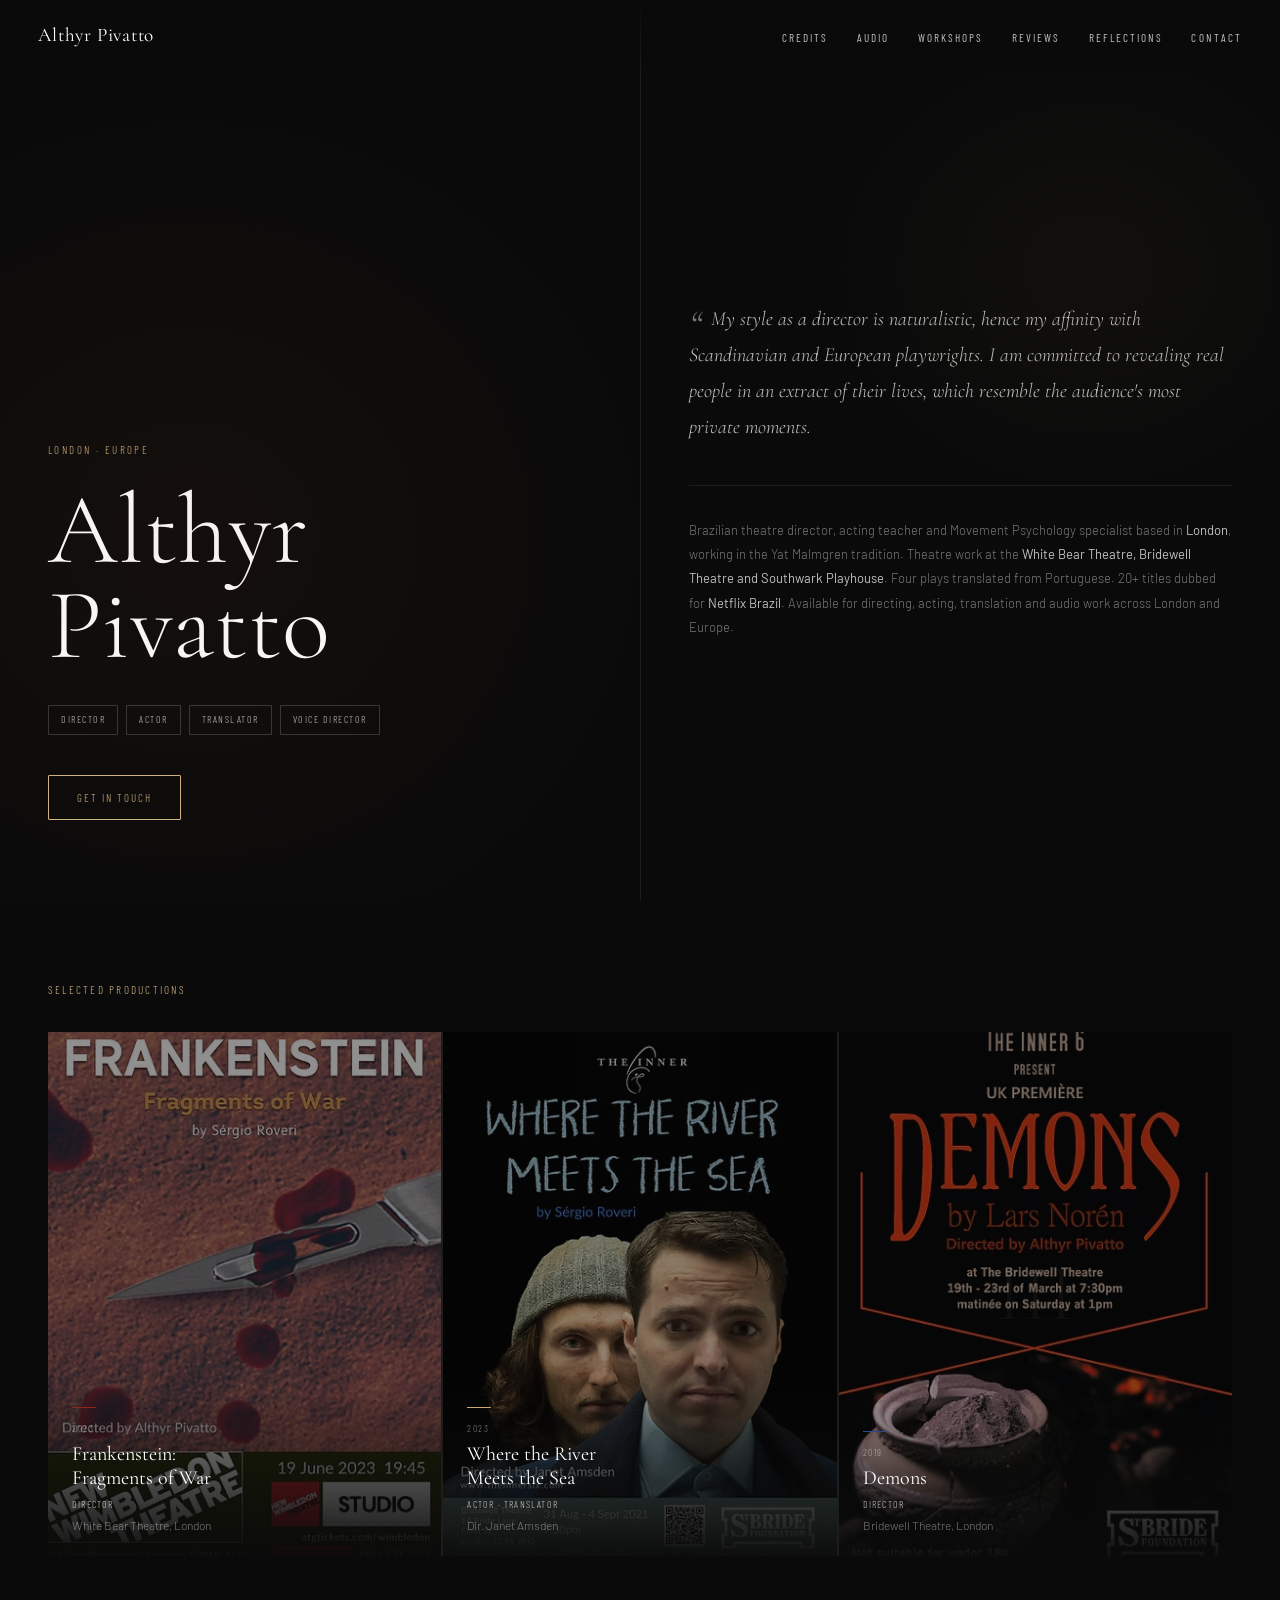
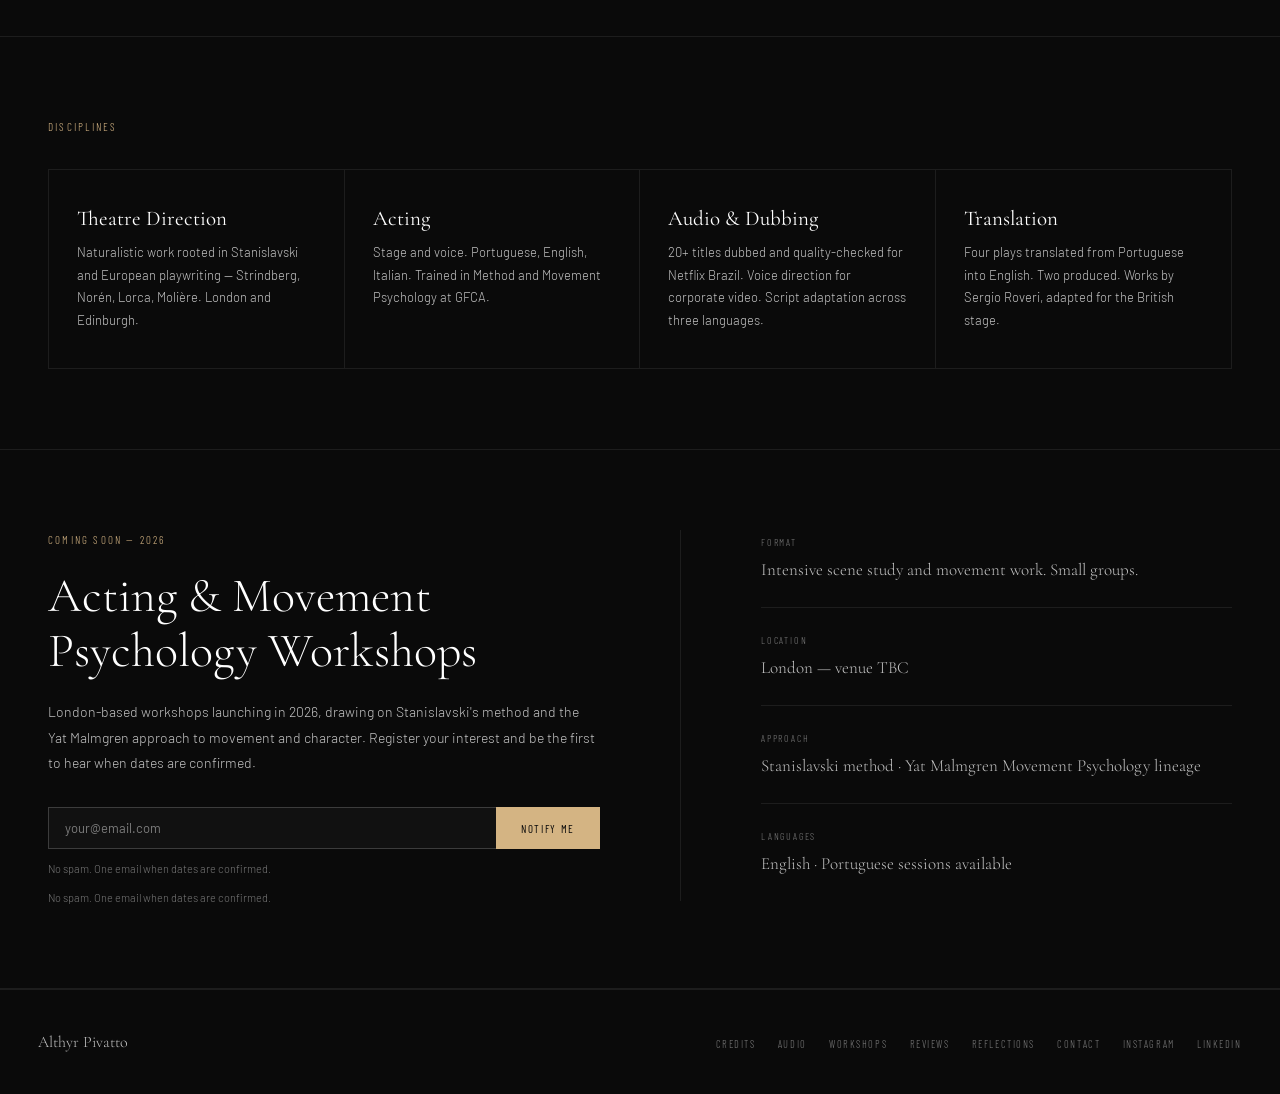
<file: index.html>
<!DOCTYPE html>
<html lang="en">
<head>
  <meta charset="UTF-8">
  <meta name="viewport" content="width=device-width, initial-scale=1.0">
  <title>Althyr Pivatto — Director · Actor · Translator</title>
  <meta name="description" content="Althyr Pivatto is a London-based theatre director, acting teacher and Movement Psychology specialist working in the Yat Malmgren tradition. Available for directing, acting, translation and audio work across London and Europe.">
  <link rel="stylesheet" href="style.css">
  <style>
    .hero {
      min-height: 100vh;
      display: grid;
      grid-template-columns: 1fr 1fr;
      position: relative;
      overflow: hidden;
    }
    .hero::before {
      content: '';
      position: absolute;
      inset: 0;
      background:
        radial-gradient(ellipse 60% 80% at 15% 60%, rgba(139,74,42,0.08) 0%, transparent 60%),
        radial-gradient(ellipse 40% 50% at 85% 30%, rgba(200,169,110,0.04) 0%, transparent 50%);
      pointer-events: none;
    }
    .hero-left {
      display: flex;
      flex-direction: column;
      justify-content: flex-end;
      padding: 0 48px 80px;
    }
    .hero-eyebrow {
      font-family: var(--ff-label);
      font-size: 11px;
      letter-spacing: 0.22em;
      text-transform: uppercase;
      color: var(--accent);
      margin-bottom: 24px;
    }
    .hero-name {
      font-family: var(--ff-display);
      font-size: clamp(56px, 8vw, 100px);
      font-weight: 300;
      line-height: 0.95;
      color: var(--text);
      margin-bottom: 32px;
    }
    .hero-tags {
      display: flex;
      flex-wrap: wrap;
      gap: 8px;
      margin-bottom: 40px;
    }
    .tag {
      font-family: var(--ff-label);
      font-size: 10px;
      letter-spacing: 0.15em;
      text-transform: uppercase;
      color: var(--muted);
      border: 0.5px solid var(--border2);
      padding: 5px 12px;
      border-radius: 1px;
    }
    .hero-cta {
      display: inline-block;
      font-family: var(--ff-label);
      font-size: 11px;
      letter-spacing: 0.18em;
      text-transform: uppercase;
      color: var(--accent);
      border: 0.5px solid var(--accent);
      padding: 12px 28px;
      border-radius: 1px;
      transition: background 0.2s, color 0.2s;
      align-self: flex-start;
    }
    .hero-cta:hover { background: var(--accent); color: var(--black); }
    .hero-right {
      border-left: 0.5px solid var(--border);
      display: flex;
      flex-direction: column;
      justify-content: center;
      padding: 120px 48px 80px;
      gap: 40px;
    }
    .hero-quote {
      font-family: var(--ff-display);
      font-size: clamp(16px, 1.8vw, 20px);
      font-weight: 300;
      font-style: italic;
      line-height: 1.8;
      color: var(--muted);
    }
    .hero-quote::before {
      content: '\201C';
      font-size: 2em;
      line-height: 0;
      vertical-align: -0.3em;
      color: var(--faint);
      margin-right: 4px;
    }
    .hero-bio {
      font-size: 13px;
      line-height: 1.85;
      color: var(--faint);
      border-top: 0.5px solid var(--border);
      padding-top: 32px;
    }
    .hero-bio strong { color: var(--muted); font-weight: 400; }

    /* productions */
    .productions { padding: 80px 48px; border-bottom: 0.5px solid var(--border); }
    .prod-grid {
      display: grid;
      grid-template-columns: repeat(3, 1fr);
      gap: 2px;
      background: var(--border);
    }
    .prod-card {
      background: var(--black);
      position: relative;
      overflow: hidden;
      aspect-ratio: 3/4;
      display: flex;
      flex-direction: column;
      justify-content: flex-end;
    }
    .prod-card-img {
      position: absolute;
      inset: 0;
      object-fit: cover;
      width: 100%;
      height: 100%;
      opacity: 0.55;
      transition: opacity 0.4s, transform 0.5s;
    }
    .prod-card:hover .prod-card-img { opacity: 0.75; transform: scale(1.03); }
    .prod-card-placeholder {
      position: absolute;
      inset: 0;
      display: flex;
      align-items: center;
      justify-content: center;
    }
    .prod-card-placeholder span {
      font-family: var(--ff-display);
      font-size: 80px;
      font-weight: 300;
      color: rgba(255,255,255,0.04);
    }
    .prod-card-body {
      position: relative;
      z-index: 2;
      padding: 20px 24px;
      background: linear-gradient(to top, rgba(10,10,10,0.95) 0%, transparent 100%);
    }
    .prod-accent { width: 24px; height: 1px; margin-bottom: 12px; }
    .prod-year {
      font-family: var(--ff-label);
      font-size: 10px;
      letter-spacing: 0.15em;
      color: var(--faint);
      margin-bottom: 4px;
    }
    .prod-title {
      font-family: var(--ff-display);
      font-size: 20px;
      font-weight: 400;
      color: var(--text);
      line-height: 1.2;
      margin-bottom: 6px;
    }
    .prod-role {
      font-family: var(--ff-label);
      font-size: 10px;
      letter-spacing: 0.12em;
      text-transform: uppercase;
      color: var(--muted);
      margin-bottom: 2px;
    }
    .prod-venue { font-size: 12px; color: var(--faint); }

    /* disciplines */
    .what { padding: 80px 48px; border-bottom: 0.5px solid var(--border); }
    .what-grid {
      display: grid;
      grid-template-columns: repeat(4, 1fr);
      border: 0.5px solid var(--border);
    }
    .what-item {
      padding: 36px 28px;
      border-right: 0.5px solid var(--border);
    }
    .what-item:last-child { border-right: none; }
    .what-number {
      font-family: var(--ff-display);
      font-size: 11px;
      color: var(--accent);
      margin-bottom: 18px;
      letter-spacing: 0.1em;
    }
    .what-title {
      font-family: var(--ff-display);
      font-size: 21px;
      font-weight: 400;
      color: var(--text);
      margin-bottom: 10px;
      line-height: 1.2;
    }
    .what-desc { font-size: 13px; line-height: 1.75; color: var(--muted); }

    /* workshops teaser */
    .workshops-teaser {
      padding: 80px 48px;
      display: grid;
      grid-template-columns: 1fr 1fr;
      gap: 80px;
      align-items: start;
      border-bottom: 0.5px solid var(--border);
    }
    .workshops-label {
      font-family: var(--ff-label);
      font-size: 11px;
      letter-spacing: 0.2em;
      text-transform: uppercase;
      color: var(--accent);
      margin-bottom: 20px;
    }
    .workshops-title {
      font-family: var(--ff-display);
      font-size: clamp(32px, 4vw, 48px);
      font-weight: 300;
      color: var(--text);
      line-height: 1.15;
      margin-bottom: 20px;
    }
    .workshops-desc {
      font-size: 14px;
      line-height: 1.8;
      color: var(--muted);
      margin-bottom: 32px;
    }
    .signup-form { display: flex; }
    .signup-input {
      flex: 1;
      background: var(--surface);
      border: 0.5px solid var(--border2);
      border-right: none;
      color: var(--text);
      font-family: var(--ff-body);
      font-size: 13px;
      padding: 12px 16px;
      outline: none;
    }
    .signup-input::placeholder { color: var(--faint); }
    .signup-input:focus { border-color: var(--accent); }
    .signup-btn {
      background: var(--accent);
      color: var(--black);
      border: 0.5px solid var(--accent);
      font-family: var(--ff-label);
      font-size: 11px;
      letter-spacing: 0.15em;
      text-transform: uppercase;
      padding: 12px 24px;
      cursor: pointer;
      transition: opacity 0.2s;
    }
    .signup-btn:hover { opacity: 0.85; }
    .signup-note { font-size: 11px; color: var(--faint); margin-top: 10px; }
    .workshops-right { border-left: 0.5px solid var(--border); padding-left: 80px; padding-top: 4px; }
    .workshop-detail {
      padding: 24px 0;
      border-bottom: 0.5px solid var(--border);
    }
    .workshop-detail:first-child { padding-top: 0; }
    .workshop-detail:last-child { border-bottom: none; }
    .workshop-detail-label {
      font-family: var(--ff-label);
      font-size: 10px;
      letter-spacing: 0.18em;
      text-transform: uppercase;
      color: var(--faint);
      margin-bottom: 6px;
    }
    .workshop-detail-text {
      font-family: var(--ff-display);
      font-size: 17px;
      color: var(--muted);
      line-height: 1.5;
    }

    @media (max-width: 900px) {
      .hero { grid-template-columns: 1fr; }
      .hero-left { padding: 120px 24px 48px; }
      .hero-right { border-left: none; border-top: 0.5px solid var(--border); padding: 48px 24px; }
      .prod-grid { grid-template-columns: 1fr; gap: 1px; }
      .prod-card { aspect-ratio: 4/3; }
      .what-grid { grid-template-columns: 1fr 1fr; }
      .what-item:nth-child(2) { border-right: none; }
      .what-item:nth-child(3) { border-top: 0.5px solid var(--border); }
      .what-item:nth-child(4) { border-top: 0.5px solid var(--border); border-right: none; }
      .workshops-teaser { grid-template-columns: 1fr; gap: 48px; }
      .workshops-right { border-left: none; border-top: 0.5px solid var(--border); padding-left: 0; padding-top: 40px; }
    }
  </style>
</head>
<body>

  <nav>
    <a href="index.html" class="nav-logo">Althyr Pivatto</a>
    <ul class="nav-links">
      <li><a href="credits.html">Credits</a></li>
      <li><a href="audio.html">Audio</a></li>
      <li><a href="teaching.html">Workshops</a></li>
      <li><a href="reviews.html">Reviews</a></li>
      <li><a href="reflections.html">Reflections</a></li>
      
      <li><a href="contact.html">Contact</a></li>
    </ul>
  </nav>

  <section class="hero">
    <div class="hero-left">
      <p class="hero-eyebrow">London · Europe</p>
      <h1 class="hero-name">Althyr<br>Pivatto</h1>
      <div class="hero-tags">
        <span class="tag">Director</span>
        <span class="tag">Actor</span>
        <span class="tag">Translator</span>
        <span class="tag">Voice Director</span>
      </div>
      <a href="contact.html" class="hero-cta">Get in touch</a>
    </div>
    <div class="hero-right">
      <blockquote class="hero-quote">
        My style as a director is naturalistic, hence my affinity with Scandinavian and European playwrights. I am committed to revealing real people in an extract of their lives, which resemble the audience's most private moments.
      </blockquote>
      <p class="hero-bio">

        Brazilian theatre director, acting teacher and Movement Psychology specialist based in <strong>London</strong>, working in the Yat Malmgren tradition. Theatre work at the <strong>White Bear Theatre, Bridewell Theatre and Southwark Playhouse</strong>. Four plays translated from Portuguese. 20+ titles dubbed for <strong>Netflix Brazil</strong>. Available for directing, acting, translation and audio work across London and Europe.
        </p>
    </div>
  </section>

  <section class="productions">
    <p class="section-label">Selected productions</p>
    <div class="prod-grid">

      <div class="prod-card">
        <img src="images/frankenstein.jpg" alt="Frankenstein: Fragments of War" class="prod-card-img" onerror="this.style.display='none'">
        <div class="prod-card-placeholder"><span>I</span></div>
        <div class="prod-card-body">
          <div class="prod-accent" style="background:#8b2a1a;"></div>
          <p class="prod-year">2023</p>
          <h3 class="prod-title">Frankenstein:<br>Fragments of War</h3>
          <p class="prod-role">Director</p>
          <p class="prod-venue">White Bear Theatre, London</p>
        </div>
      </div>

      <div class="prod-card">
        <img src="images/river.jpg" alt="Where the River Meets the Sea" class="prod-card-img" onerror="this.style.display='none'">
        <div class="prod-card-placeholder"><span>II</span></div>
        <div class="prod-card-body">
          <div class="prod-accent" style="background:#c8a96e;"></div>
          <p class="prod-year">2023</p>
          <h3 class="prod-title">Where the River<br>Meets the Sea</h3>
          <p class="prod-role">Actor · Translator</p>
          <p class="prod-venue">Dir. Janet Amsden</p>
        </div>
      </div>

      <div class="prod-card">
        <img src="images/demons.jpg" alt="Demons" class="prod-card-img" onerror="this.style.display='none'">
        <div class="prod-card-placeholder"><span>III</span></div>
        <div class="prod-card-body">
          <div class="prod-accent" style="background:#2a4a8b;"></div>
          <p class="prod-year">2019</p>
          <h3 class="prod-title">Demons</h3>
          <p class="prod-role">Director</p>
          <p class="prod-venue">Bridewell Theatre, London</p>
        </div>
      </div>

    </div>
  </section>

  <section class="what">
    <p class="section-label">Disciplines</p>
    <div class="what-grid">
      <div class="what-item">
        <h3 class="what-title">Theatre Direction</h3>
        <p class="what-desc">Naturalistic work rooted in Stanislavski and European playwriting — Strindberg, Norén, Lorca, Molière. London and Edinburgh.</p>
      </div>
      <div class="what-item">
        <h3 class="what-title">Acting</h3>
        <p class="what-desc">Stage and voice. Portuguese, English, Italian. Trained in Method and Movement Psychology at GFCA.</p>
      </div>
      <div class="what-item">
        <h3 class="what-title">Audio &amp; Dubbing</h3>
        <p class="what-desc">20+ titles dubbed and quality-checked for Netflix Brazil. Voice direction for corporate video. Script adaptation across three languages.</p>
      </div>
      <div class="what-item">
        <h3 class="what-title">Translation</h3>
        <p class="what-desc">Four plays translated from Portuguese into English. Two produced. Works by Sergio Roveri, adapted for the British stage.</p>
      </div>
    </div>
  </section>

  <section class="workshops-teaser">
    <div>
      <p class="workshops-label">Coming soon — 2026</p>
      <h2 class="workshops-title">Acting &amp; Movement<br>Psychology Workshops</h2>
      <p class="workshops-desc">
        London-based workshops launching in 2026, drawing on Stanislavski's method and the Yat Malmgren approach to movement and character. Register your interest and be the first to hear when dates are confirmed.
      </p>
      <form id="signup-form-home">
        <div class="signup-form">
          <input type="email" class="signup-input" id="signup-email-home" placeholder="your@email.com" required>
          <button type="submit" class="signup-btn">Notify me</button>
        </div>
        <p class="signup-note" id="signup-msg-home">No spam. One email when dates are confirmed.</p>
      </form>
      <script>
        document.getElementById('signup-form-home').addEventListener('submit', async function(e) {
          e.preventDefault();
          const msg = document.getElementById('signup-msg-home');
          const data = new FormData();
          data.append('email', document.getElementById('signup-email-home').value);
          data.append('subject', 'Workshop interest');
          const response = await fetch('https://formspree.io/f/mreyaryk', {
            method: 'POST', body: data, headers: { 'Accept': 'application/json' }
          });
          if (response.ok) {
            msg.textContent = "Thanks — I'll be in touch when dates are confirmed.";
            msg.style.color = 'var(--accent)';
            this.reset();
          } else {
            msg.textContent = 'Something went wrong. Try again shortly.';
          }
        });
      </script>
      <p class="signup-note" id="signup-msg">No spam. One email when dates are confirmed.</p>
    </div>
    <div class="workshops-right">
      <div class="workshop-detail">
        <p class="workshop-detail-label">Format</p>
        <p class="workshop-detail-text">Intensive scene study and movement work. Small groups.</p>
      </div>
      <div class="workshop-detail">
        <p class="workshop-detail-label">Location</p>
        <p class="workshop-detail-text">London — venue TBC</p>
      </div>
      <div class="workshop-detail">
        <p class="workshop-detail-label">Approach</p>
        <p class="workshop-detail-text">Stanislavski method · Yat Malmgren Movement Psychology lineage</p>
      </div>
      <div class="workshop-detail">
        <p class="workshop-detail-label">Languages</p>
        <p class="workshop-detail-text">English · Portuguese sessions available</p>
      </div>
    </div>
  </section>

  <footer>
    <span class="footer-name">Althyr Pivatto</span>
    <ul class="footer-links">
      <li><a href="credits.html">Credits</a></li>
      <li><a href="audio.html">Audio</a></li>
      <li><a href="teaching.html">Workshops</a></li>
      <li><a href="reviews.html">Reviews</a></li>
      <li><a href="reflections.html">Reflections</a></li>
      
      <li><a href="contact.html">Contact</a></li>
      <li><a href="https://instagram.com/althyr" target="_blank">Instagram</a></li>
      <li><a href="https://linkedin.com/in/althyrpivatto" target="_blank">LinkedIn</a></li>
    </ul>
  </footer>

  <script>
    function handleSignup(e) {
      e.preventDefault();
      const msg = document.getElementById('signup-msg');
      msg.textContent = "Thanks — I'll be in touch when dates are confirmed.";
      msg.style.color = 'var(--accent)';
      e.target.reset();
    }
  </script>

</body>
</html>
</file>
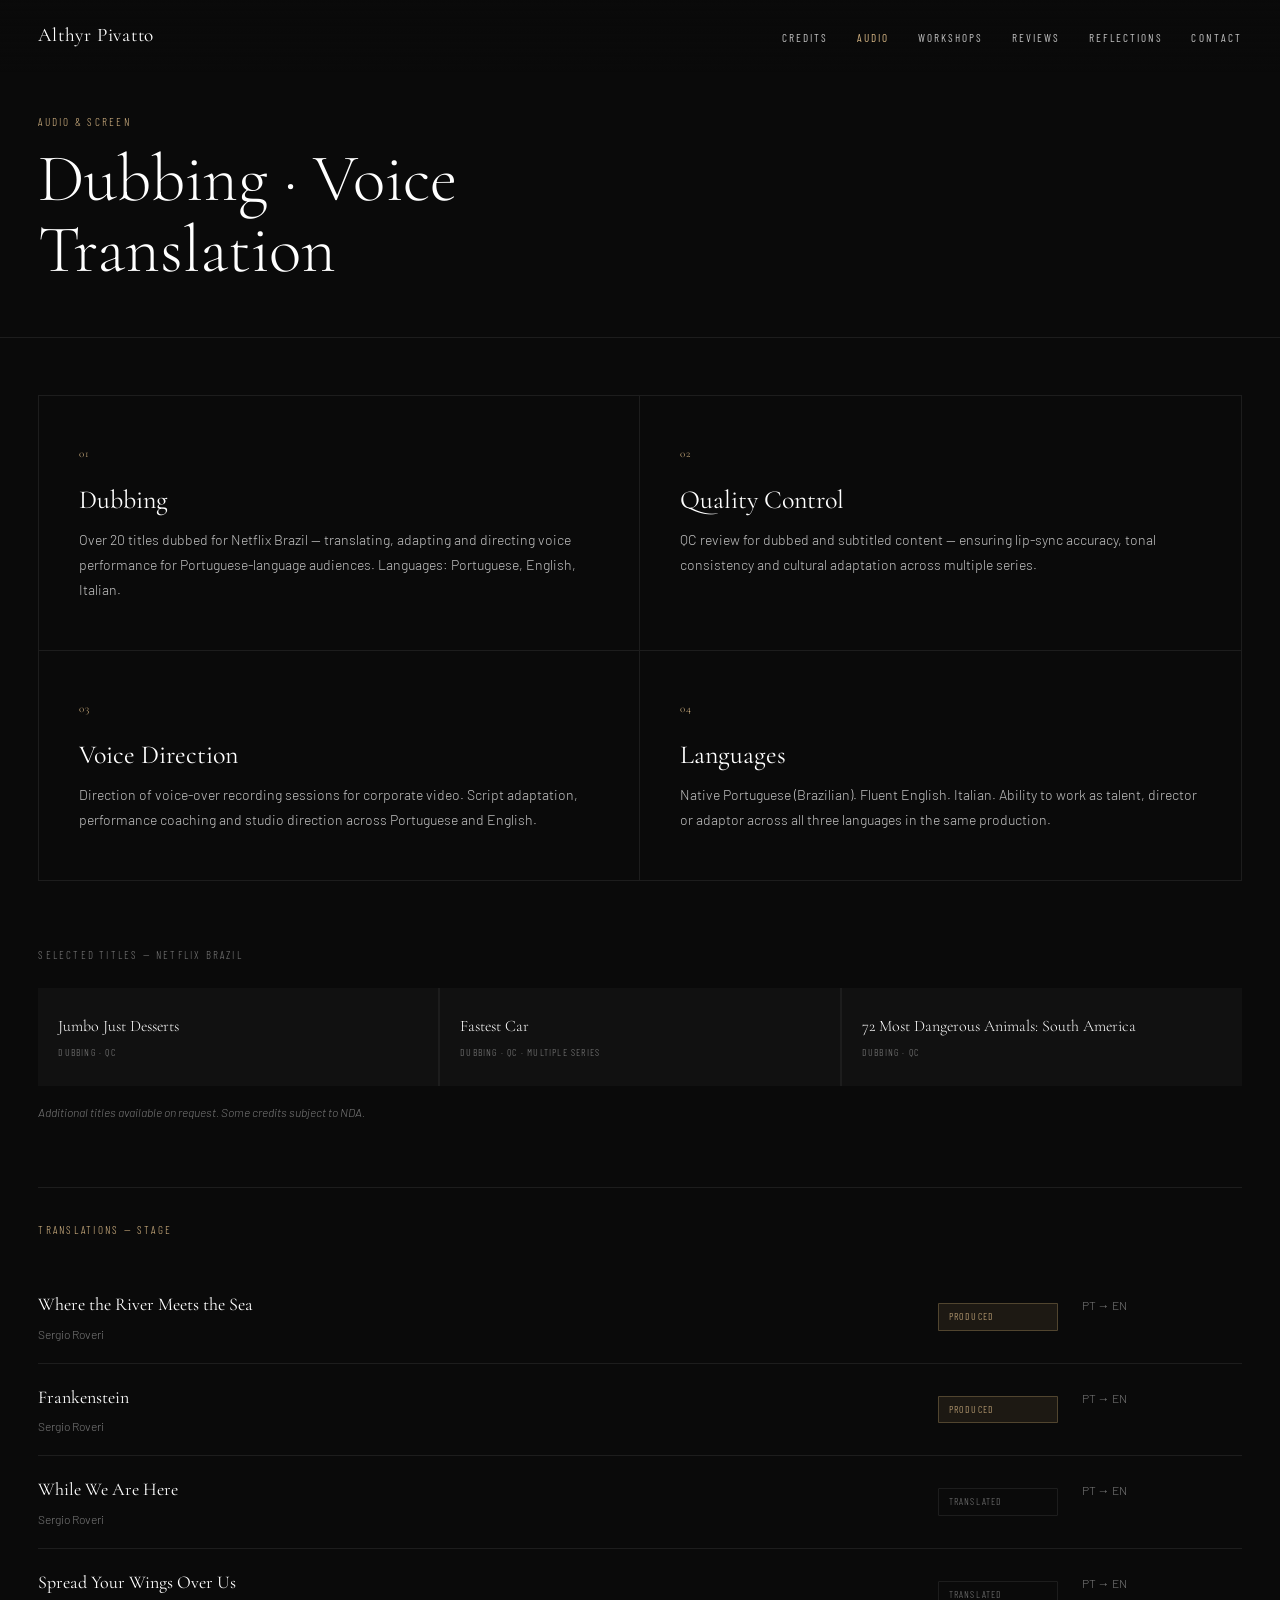
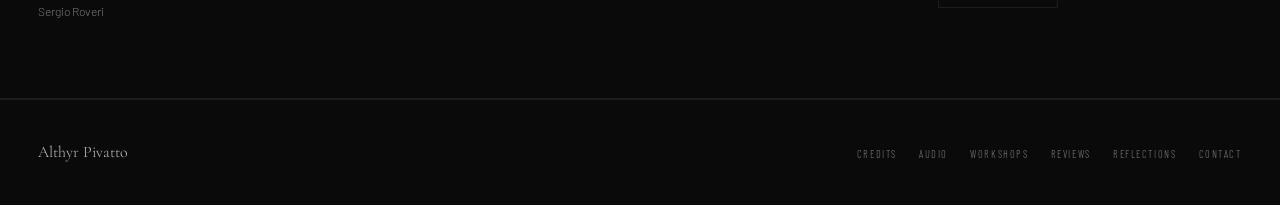
<file: audio.html>
<!DOCTYPE html>
<html lang="en">
<head>
  <meta charset="UTF-8">
  <meta name="viewport" content="width=device-width, initial-scale=1.0">
  <title>Audio — Althyr Pivatto</title>
  <link rel="stylesheet" href="style.css">
  <style>
    .audio-grid {
      display: grid;
      grid-template-columns: 1fr 1fr;
      gap: 0;
      border: 0.5px solid var(--border);
      margin-bottom: 64px;
    }
    .audio-card {
      padding: 48px 40px;
      border-right: 0.5px solid var(--border);
      border-bottom: 0.5px solid var(--border);
    }
    .audio-card:nth-child(even) { border-right: none; }
    .audio-card:nth-last-child(-n+2) { border-bottom: none; }
    .audio-card-number {
      font-family: var(--ff-display);
      font-size: 11px;
      color: var(--accent);
      letter-spacing: 0.1em;
      margin-bottom: 20px;
    }
    .audio-card-title {
      font-family: var(--ff-display);
      font-size: 26px;
      font-weight: 400;
      color: var(--text);
      margin-bottom: 12px;
      line-height: 1.2;
    }
    .audio-card-desc {
      font-size: 14px;
      line-height: 1.8;
      color: var(--muted);
    }

    .netflix-section { margin-bottom: 64px; }
    .netflix-label {
      font-family: var(--ff-label);
      font-size: 11px;
      letter-spacing: 0.2em;
      text-transform: uppercase;
      color: var(--faint);
      margin-bottom: 24px;
    }
    .netflix-titles {
      display: grid;
      grid-template-columns: repeat(3, 1fr);
      gap: 2px;
      background: var(--border);
      margin-bottom: 16px;
    }
    .netflix-title-card {
      background: var(--surface);
      padding: 24px 20px;
    }
    .netflix-title-name {
      font-family: var(--ff-display);
      font-size: 16px;
      color: var(--text);
      margin-bottom: 4px;
    }
    .netflix-title-role {
      font-family: var(--ff-label);
      font-size: 10px;
      letter-spacing: 0.12em;
      text-transform: uppercase;
      color: var(--faint);
    }
    .netflix-note {
      font-size: 12px;
      color: var(--faint);
      font-style: italic;
    }

    .translations-section {}
    .translation-row {
      display: grid;
      grid-template-columns: 1fr 120px 160px;
      gap: 24px;
      padding: 18px 0;
      border-bottom: 0.5px solid var(--border);
      align-items: baseline;
    }
    .translation-row:last-child { border-bottom: none; }
    .translation-title {
      font-family: var(--ff-display);
      font-size: 18px;
      font-weight: 400;
      color: var(--text);
    }
    .translation-author { font-size: 12px; color: var(--faint); margin-top: 3px; }
    .translation-status {
      font-family: var(--ff-label);
      font-size: 10px;
      letter-spacing: 0.12em;
      text-transform: uppercase;
      padding: 4px 10px;
      border-radius: 1px;
      align-self: center;
    }
    .status-produced {
      background: rgba(200,169,110,0.1);
      color: var(--accent);
      border: 0.5px solid rgba(200,169,110,0.3);
    }
    .status-translated {
      color: var(--faint);
      border: 0.5px solid var(--border);
    }
    .translation-langs { font-size: 12px; color: var(--faint); }

    @media (max-width: 700px) {
      .audio-grid { grid-template-columns: 1fr; }
      .audio-card { border-right: none; }
      .netflix-titles { grid-template-columns: 1fr; }
      .translation-row { grid-template-columns: 1fr; gap: 6px; }
    }
  </style>
</head>
<body>

  <nav>
    <a href="index.html" class="nav-logo">Althyr Pivatto</a>
    <ul class="nav-links">
      <li><a href="credits.html">Credits</a></li>
      <li><a href="audio.html" class="active">Audio</a></li>
      <li><a href="teaching.html">Workshops</a></li>
      <li><a href="reviews.html">Reviews</a></li>
      <li><a href="reflections.html">Reflections</a></li>
      
      <li><a href="contact.html">Contact</a></li>
    </ul>
  </nav>

  <div class="page-header">
    <p class="eyebrow">Audio &amp; screen</p>
    <h1>Dubbing · Voice<br>Translation</h1>
  </div>

  <div class="section">

    <div class="audio-grid">
      <div class="audio-card">
        <p class="audio-card-number">01</p>
        <h2 class="audio-card-title">Dubbing</h2>
        <p class="audio-card-desc">Over 20 titles dubbed for Netflix Brazil — translating, adapting and directing voice performance for Portuguese-language audiences. Languages: Portuguese, English, Italian.</p>
      </div>
      <div class="audio-card">
        <p class="audio-card-number">02</p>
        <h2 class="audio-card-title">Quality Control</h2>
        <p class="audio-card-desc">QC review for dubbed and subtitled content — ensuring lip-sync accuracy, tonal consistency and cultural adaptation across multiple series.</p>
      </div>
      <div class="audio-card">
        <p class="audio-card-number">03</p>
        <h2 class="audio-card-title">Voice Direction</h2>
        <p class="audio-card-desc">Direction of voice-over recording sessions for corporate video. Script adaptation, performance coaching and studio direction across Portuguese and English.</p>
      </div>
      <div class="audio-card">
        <p class="audio-card-number">04</p>
        <h2 class="audio-card-title">Languages</h2>
        <p class="audio-card-desc">Native Portuguese (Brazilian). Fluent English. Italian. Ability to work as talent, director or adaptor across all three languages in the same production.</p>
      </div>
    </div>

    <div class="netflix-section">
      <p class="netflix-label">Selected titles — Netflix Brazil</p>
      <div class="netflix-titles">
        <div class="netflix-title-card">
          <p class="netflix-title-name">Jumbo Just Desserts</p>
          <p class="netflix-title-role">Dubbing · QC</p>
        </div>
        <div class="netflix-title-card">
          <p class="netflix-title-name">Fastest Car</p>
          <p class="netflix-title-role">Dubbing · QC · Multiple series</p>
        </div>
        <div class="netflix-title-card">
          <p class="netflix-title-name">72 Most Dangerous Animals: South America</p>
          <p class="netflix-title-role">Dubbing · QC</p>
        </div>
      </div>
      <p class="netflix-note">Additional titles available on request. Some credits subject to NDA.</p>
    </div>

    <hr class="divider">

    <p class="section-label">Translations — stage</p>
    <div class="translations-section">

      <div class="translation-row">
        <div>
          <p class="translation-title">Where the River Meets the Sea</p>
          <p class="translation-author">Sergio Roveri</p>
        </div>
        <span class="translation-status status-produced">Produced</span>
        <p class="translation-langs">PT → EN</p>
      </div>

      <div class="translation-row">
        <div>
          <p class="translation-title">Frankenstein</p>
          <p class="translation-author">Sergio Roveri</p>
        </div>
        <span class="translation-status status-produced">Produced</span>
        <p class="translation-langs">PT → EN</p>
      </div>

      <div class="translation-row">
        <div>
          <p class="translation-title">While We Are Here</p>
          <p class="translation-author">Sergio Roveri</p>
        </div>
        <span class="translation-status status-translated">Translated</span>
        <p class="translation-langs">PT → EN</p>
      </div>

      <div class="translation-row">
        <div>
          <p class="translation-title">Spread Your Wings Over Us</p>
          <p class="translation-author">Sergio Roveri</p>
        </div>
        <span class="translation-status status-translated">Translated</span>
        <p class="translation-langs">PT → EN</p>
      </div>

    </div>

  </div>

  <footer>
    <span class="footer-name">Althyr Pivatto</span>
    <ul class="footer-links">
      <li><a href="credits.html">Credits</a></li>
      <li><a href="audio.html">Audio</a></li>
      <li><a href="teaching.html">Workshops</a></li>
      <li><a href="reviews.html">Reviews</a></li>
      <li><a href="reflections.html">Reflections</a></li>
      
      <li><a href="contact.html">Contact</a></li>
    </ul>
  </footer>

</body>
</html>
</file>
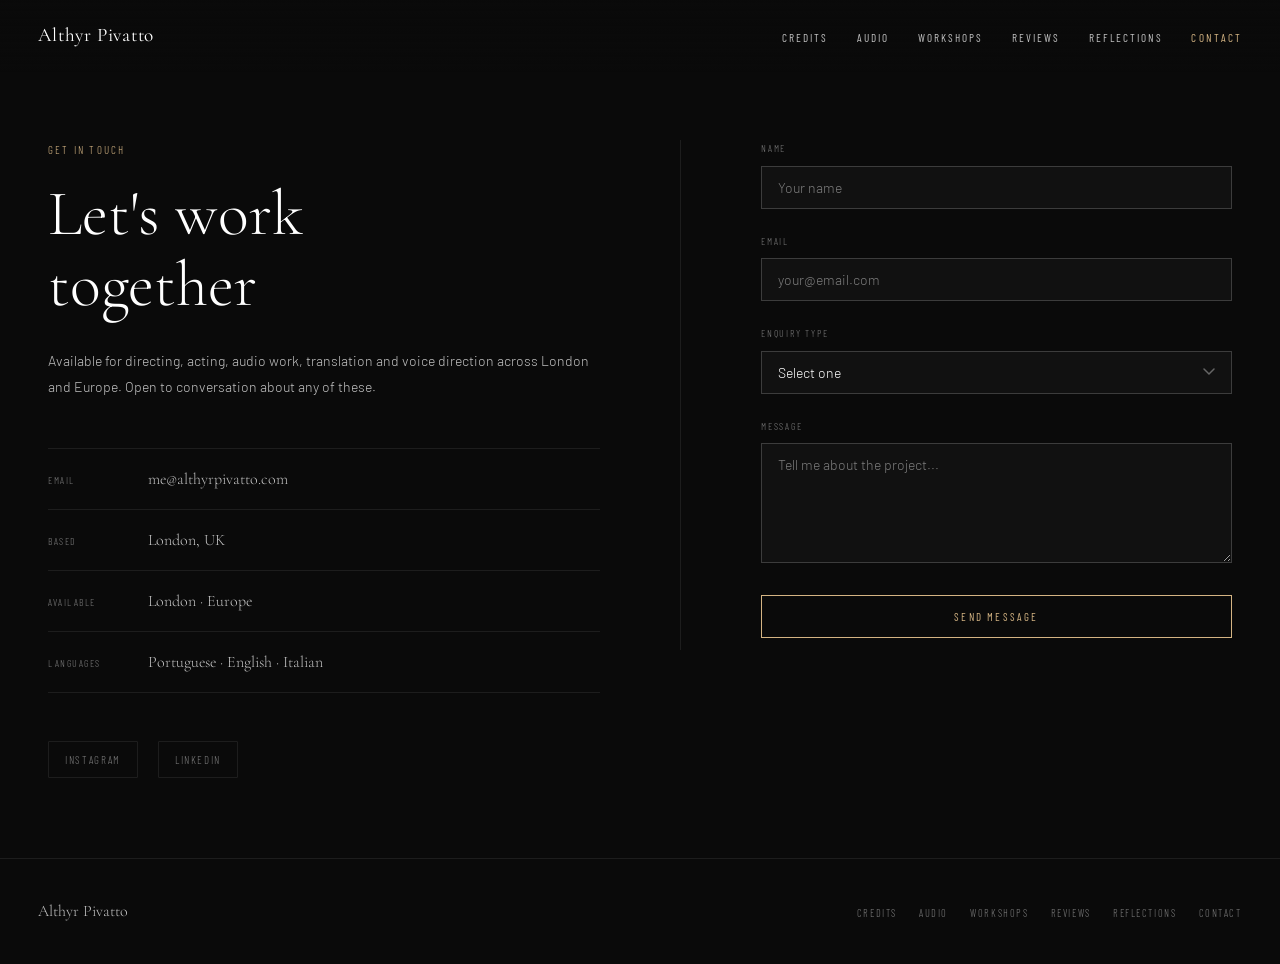
<file: contact.html>
<!DOCTYPE html>
<html lang="en">
<head>
  <meta charset="UTF-8">
  <meta name="viewport" content="width=device-width, initial-scale=1.0">
  <title>Contact — Althyr Pivatto</title>
  <link rel="stylesheet" href="style.css">
  <style>
    .contact-body {
      padding: 140px 48px 80px;
      display: grid;
      grid-template-columns: 1fr 1fr;
      gap: 80px;
      min-height: 80vh;
      align-items: start;
    }
    .contact-left {}
    .contact-eyebrow {
      font-family: var(--ff-label);
      font-size: 11px;
      letter-spacing: 0.2em;
      text-transform: uppercase;
      color: var(--accent);
      margin-bottom: 20px;
    }
    .contact-title {
      font-family: var(--ff-display);
      font-size: clamp(40px, 5vw, 64px);
      font-weight: 300;
      color: var(--text);
      line-height: 1.1;
      margin-bottom: 28px;
    }
    .contact-intro {
      font-size: 14px;
      line-height: 1.85;
      color: var(--muted);
      margin-bottom: 48px;
    }
    .contact-details { margin-bottom: 48px; }
    .contact-detail-row {
      display: flex;
      gap: 20px;
      padding: 16px 0;
      border-bottom: 0.5px solid var(--border);
      align-items: baseline;
    }
    .contact-detail-row:first-child { border-top: 0.5px solid var(--border); }
    .contact-detail-label {
      font-family: var(--ff-label);
      font-size: 10px;
      letter-spacing: 0.15em;
      text-transform: uppercase;
      color: var(--faint);
      min-width: 80px;
    }
    .contact-detail-value {
      font-family: var(--ff-display);
      font-size: 16px;
      color: var(--muted);
    }
    .contact-detail-value a { transition: color 0.2s; }
    .contact-detail-value a:hover { color: var(--accent); }
    .contact-social {
      display: flex;
      gap: 20px;
    }
    .social-link {
      font-family: var(--ff-label);
      font-size: 11px;
      letter-spacing: 0.15em;
      text-transform: uppercase;
      color: var(--faint);
      border: 0.5px solid var(--border);
      padding: 8px 16px;
      border-radius: 1px;
      transition: color 0.2s, border-color 0.2s;
    }
    .social-link:hover { color: var(--muted); border-color: var(--border2); }

    /* form */
    .contact-form-wrap {
      border-left: 0.5px solid var(--border);
      padding-left: 80px;
    }
    .form-group { margin-bottom: 24px; }
    .form-label {
      display: block;
      font-family: var(--ff-label);
      font-size: 10px;
      letter-spacing: 0.18em;
      text-transform: uppercase;
      color: var(--faint);
      margin-bottom: 8px;
    }
    .form-input,
    .form-select,
    .form-textarea {
      width: 100%;
      background: var(--surface);
      border: 0.5px solid var(--border2);
      color: var(--text);
      font-family: var(--ff-body);
      font-size: 14px;
      font-weight: 300;
      padding: 12px 16px;
      outline: none;
      border-radius: 0;
      appearance: none;
      transition: border-color 0.2s;
    }
    .form-input:focus,
    .form-select:focus,
    .form-textarea:focus { border-color: var(--accent); }
    .form-input::placeholder,
    .form-textarea::placeholder { color: var(--faint); }
    .form-textarea { resize: vertical; min-height: 120px; }
    .form-select { cursor: pointer; background-image: url("data:image/svg+xml,%3Csvg xmlns='http://www.w3.org/2000/svg' width='12' height='8' viewBox='0 0 12 8'%3E%3Cpath d='M1 1l5 5 5-5' stroke='%23666' stroke-width='1.5' fill='none' stroke-linecap='round'/%3E%3C/svg%3E"); background-repeat: no-repeat; background-position: right 16px center; padding-right: 40px; }
    .form-select option { background: #1a1a1a; }
    .form-submit {
      width: 100%;
      background: transparent;
      color: var(--accent);
      border: 0.5px solid var(--accent);
      font-family: var(--ff-label);
      font-size: 11px;
      letter-spacing: 0.2em;
      text-transform: uppercase;
      padding: 14px 24px;
      cursor: pointer;
      transition: background 0.2s, color 0.2s;
      border-radius: 0;
    }
    .form-submit:hover { background: var(--accent); color: var(--black); }
    .form-success {
      display: none;
      text-align: center;
      padding: 40px 20px;
      border: 0.5px solid var(--border);
    }
    .form-success-title {
      font-family: var(--ff-display);
      font-size: 24px;
      color: var(--text);
      margin-bottom: 12px;
    }
    .form-success-text { font-size: 14px; color: var(--muted); }

    @media (max-width: 900px) {
      .contact-body { grid-template-columns: 1fr; gap: 48px; padding: 120px 24px 48px; }
      .contact-form-wrap { border-left: none; border-top: 0.5px solid var(--border); padding-left: 0; padding-top: 48px; }
    }
  </style>
</head>
<body>

  <nav>
    <a href="index.html" class="nav-logo">Althyr Pivatto</a>
    <ul class="nav-links">
      <li><a href="credits.html">Credits</a></li>
      <li><a href="audio.html">Audio</a></li>
      <li><a href="teaching.html">Workshops</a></li>
      <li><a href="reviews.html">Reviews</a></li>
      <li><a href="reflections.html">Reflections</a></li>
      <li><a href="contact.html" class="active">Contact</a></li>
    </ul>
  </nav>

  <div class="contact-body">
    <div class="contact-left">
      <p class="contact-eyebrow">Get in touch</p>
      <h1 class="contact-title">Let's work<br>together</h1>
      <p class="contact-intro">
        Available for directing, acting, audio work, translation and voice direction across London and Europe. Open to conversation about any of these.
      </p>

      <div class="contact-details">
        <div class="contact-detail-row">
          <span class="contact-detail-label">Email</span>
          <span class="contact-detail-value"><a href="mailto:me@althyrpivatto.com">me@althyrpivatto.com</a></span>
        </div>
        <div class="contact-detail-row">
          <span class="contact-detail-label">Based</span>
          <span class="contact-detail-value">London, UK</span>
        </div>
        <div class="contact-detail-row">
          <span class="contact-detail-label">Available</span>
          <span class="contact-detail-value">London · Europe</span>
        </div>
        <div class="contact-detail-row">
          <span class="contact-detail-label">Languages</span>
          <span class="contact-detail-value">Portuguese · English · Italian</span>
        </div>
      </div>

      <div class="contact-social">
        <a href="https://instagram.com/althyr" target="_blank" class="social-link">Instagram</a>
        <a href="https://linkedin.com/in/althyrpivatto" target="_blank" class="social-link">LinkedIn</a>
      </div>
    </div>

    <div class="contact-form-wrap">
      <form id="contact-form">
        <div class="form-group">
          <label class="form-label" for="name">Name</label>
          <input class="form-input" type="text" id="name" name="name" placeholder="Your name" required>
        </div>
        <div class="form-group">
          <label class="form-label" for="email">Email</label>
          <input class="form-input" type="email" id="email" name="email" placeholder="your@email.com" required>
        </div>
        <div class="form-group">
          <label class="form-label" for="subject">Enquiry type</label>
          <select class="form-select" id="subject" name="subject">
            <option value="">Select one</option>
            <option>Theatre direction</option>
            <option>Acting</option>
            <option>Dubbing / audio</option>
            <option>Translation</option>
            <option>Voice direction</option>
            <option>Workshops</option>
            <option>Other</option>
          </select>
        </div>
        <div class="form-group">
          <label class="form-label" for="message">Message</label>
          <textarea class="form-textarea" id="message" name="message" placeholder="Tell me about the project..." required></textarea>
        </div>
        <button type="submit" class="form-submit">Send message</button>
        <p id="form-status" style="font-size:13px;margin-top:12px;"></p>
      </form>
    </div>
  </div>

  <footer>
    <span class="footer-name">Althyr Pivatto</span>
    <ul class="footer-links">
      <li><a href="credits.html">Credits</a></li>
      <li><a href="audio.html">Audio</a></li>
      <li><a href="teaching.html">Workshops</a></li>
      <li><a href="reviews.html">Reviews</a></li>
      <li><a href="reflections.html">Reflections</a></li>
      
      <li><a href="contact.html">Contact</a></li>
    </ul>
  </footer>

  <script>
    document.getElementById('contact-form').addEventListener('submit', async function(e) {
      e.preventDefault();
      const btn = this.querySelector('button[type="submit"]');
      const status = document.getElementById('form-status');
      btn.textContent = 'Sending...';
      btn.disabled = true;
      const response = await fetch('https://formspree.io/f/mreyaryk', {
        method: 'POST',
        body: new FormData(this),
        headers: { 'Accept': 'application/json' }
      });
      if (response.ok) {
        status.textContent = 'Message sent — I\'ll be in touch shortly.';
        status.style.color = 'var(--accent)';
        this.reset();
        btn.textContent = 'Send message';
        btn.disabled = false;
      } else {
        status.textContent = 'Something went wrong. Please email me directly at me@althyrpivatto.com';
        status.style.color = 'rgba(255,100,100,0.8)';
        btn.textContent = 'Send message';
        btn.disabled = false;
      }
    });
  </script>

</body>
</html>
</file>
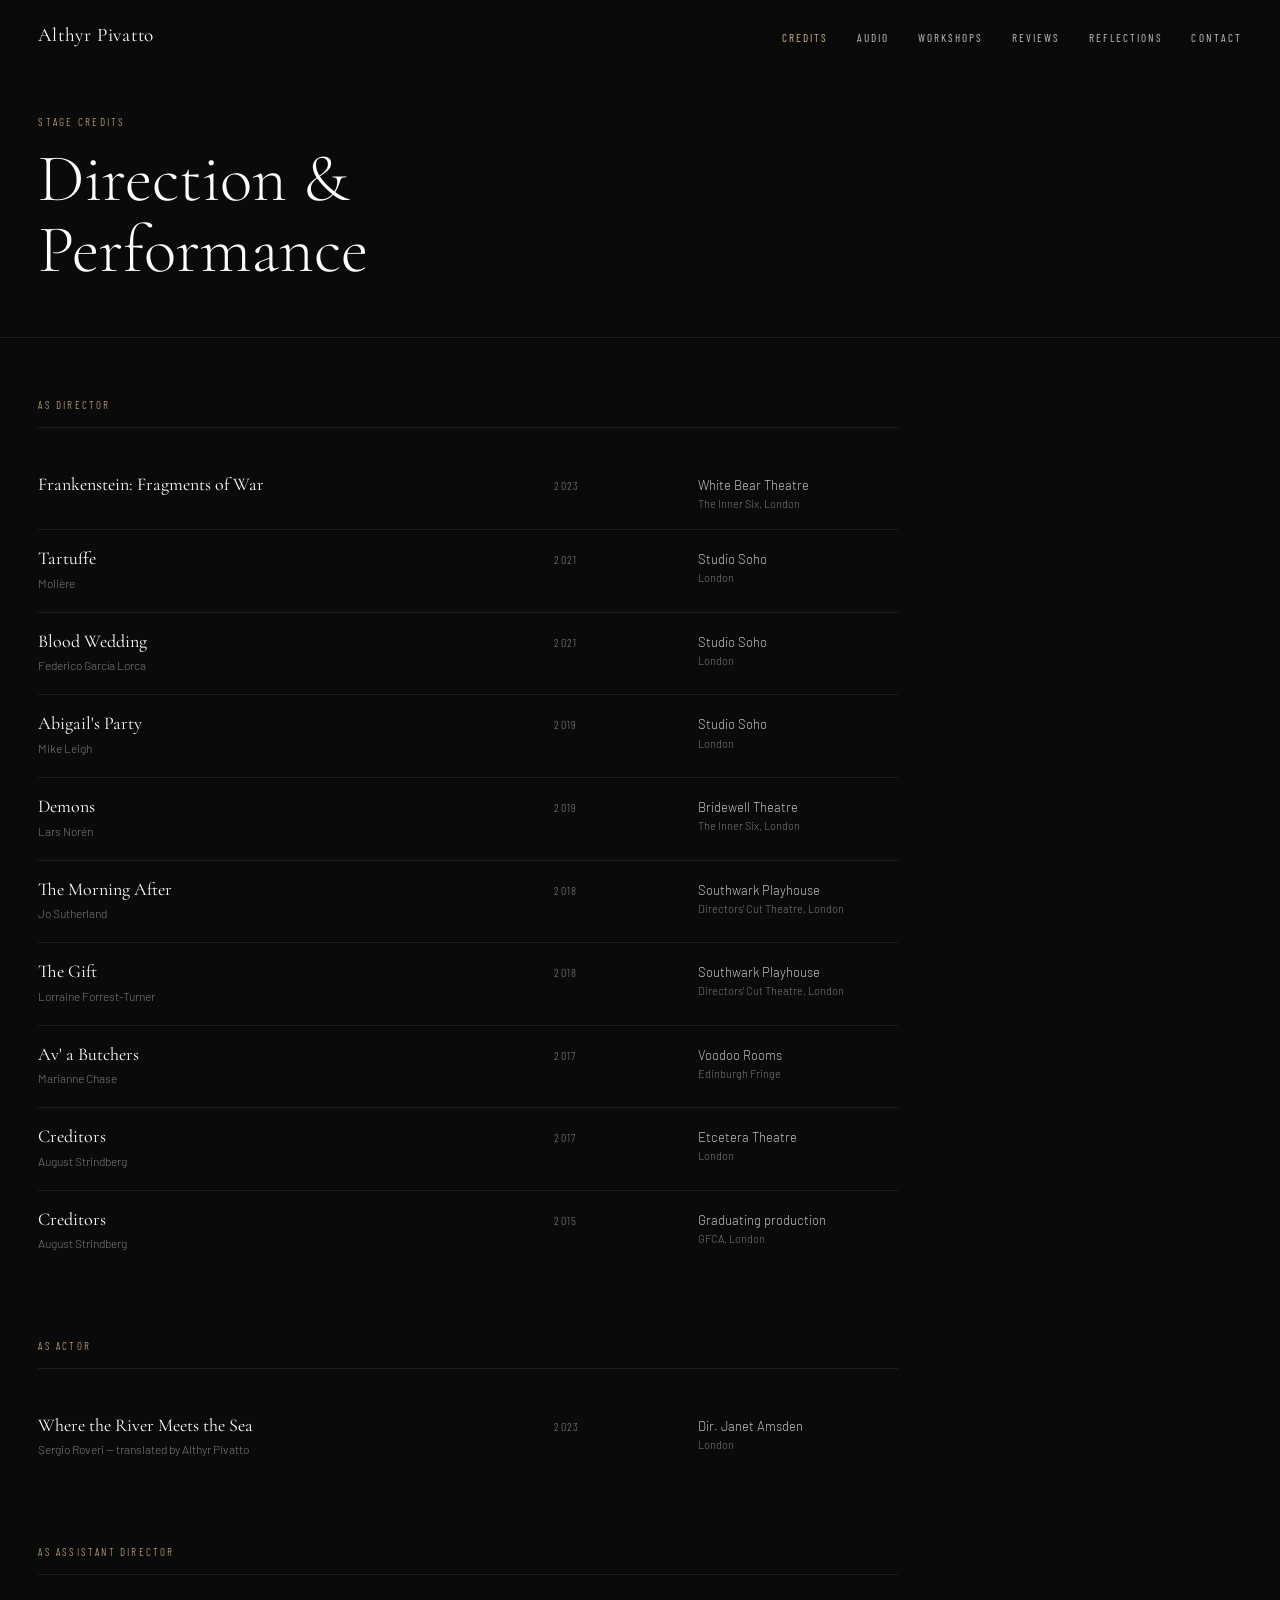
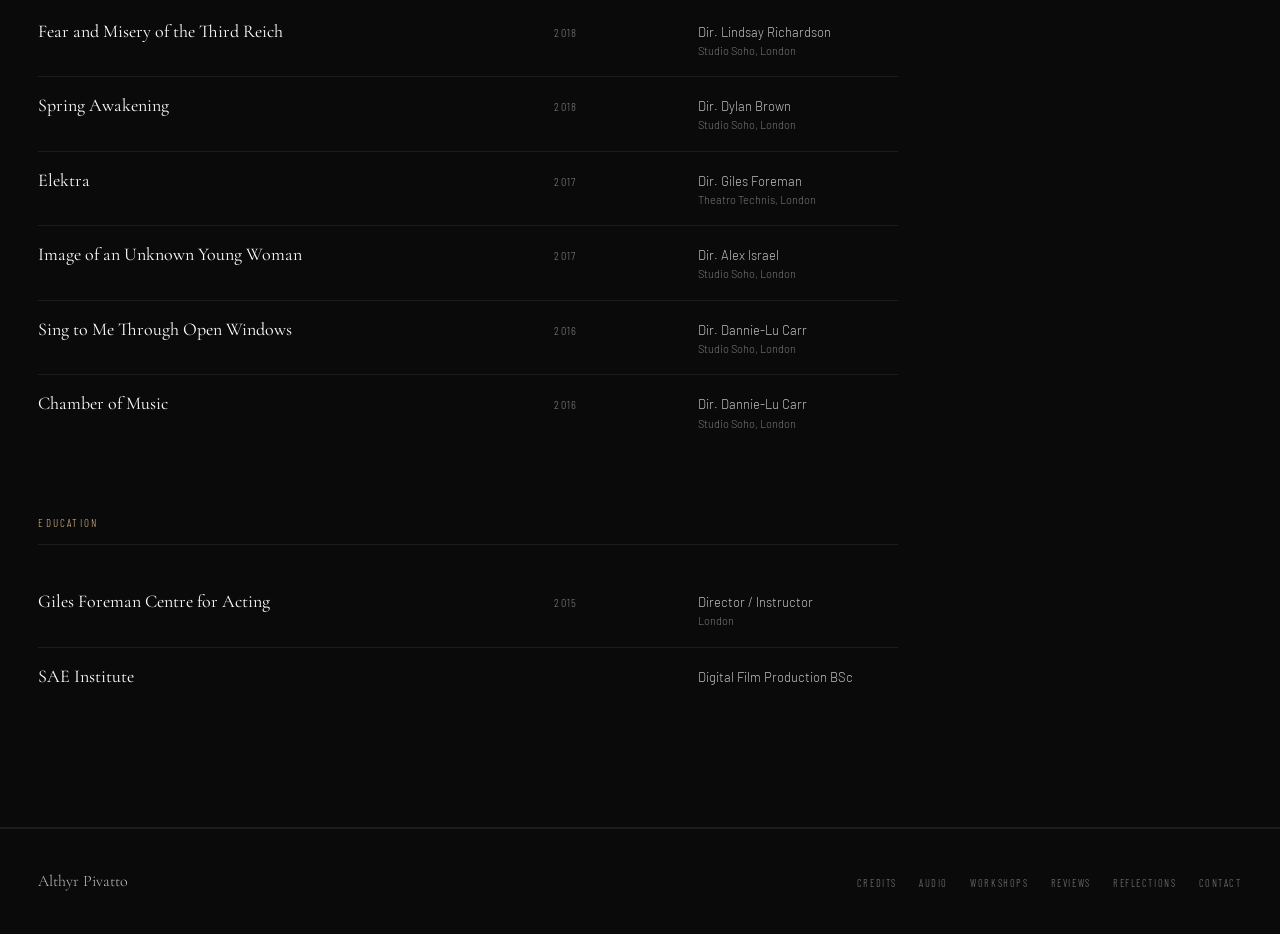
<file: credits.html>
<!DOCTYPE html>
<html lang="en">
<head>
  <meta charset="UTF-8">
  <meta name="viewport" content="width=device-width, initial-scale=1.0">
  <title>Credits — Althyr Pivatto</title>
  <link rel="stylesheet" href="style.css">
  <style>
    .credits-body { max-width: 860px; }
    .credits-group { margin-bottom: 64px; }
    .credits-group-title {
      font-family: var(--ff-label);
      font-size: 11px;
      letter-spacing: 0.2em;
      text-transform: uppercase;
      color: var(--accent);
      margin-bottom: 28px;
      padding-bottom: 12px;
      border-bottom: 0.5px solid var(--border);
    }
    .credit-row {
      display: grid;
      grid-template-columns: 1fr 120px 200px;
      gap: 24px;
      padding: 18px 0;
      border-bottom: 0.5px solid var(--border);
      align-items: baseline;
    }
    .credit-row:last-child { border-bottom: none; }
    .credit-title {
      font-family: var(--ff-display);
      font-size: 18px;
      font-weight: 400;
      color: var(--text);
      line-height: 1.2;
    }
    .credit-author {
      font-size: 12px;
      color: var(--faint);
      margin-top: 3px;
    }
    .credit-year {
      font-family: var(--ff-label);
      font-size: 12px;
      letter-spacing: 0.1em;
      color: var(--faint);
    }
    .credit-venue {
      font-size: 13px;
      color: var(--muted);
      line-height: 1.4;
    }
    .credit-venue small {
      display: block;
      font-size: 11px;
      color: var(--faint);
      margin-top: 2px;
    }
    @media (max-width: 700px) {
      .credit-row { grid-template-columns: 1fr; gap: 6px; padding: 20px 0; }
      .credit-year { order: -1; }
    }
  </style>
</head>
<body>

  <nav>
    <a href="index.html" class="nav-logo">Althyr Pivatto</a>
    <ul class="nav-links">
      <li><a href="credits.html" class="active">Credits</a></li>
      <li><a href="audio.html">Audio</a></li>
      <li><a href="teaching.html">Workshops</a></li>
      <li><a href="reviews.html">Reviews</a></li>
      <li><a href="reflections.html">Reflections</a></li>
      
      <li><a href="contact.html">Contact</a></li>
    </ul>
  </nav>

  <div class="page-header">
    <p class="eyebrow">Stage credits</p>
    <h1>Direction &amp;<br>Performance</h1>
  </div>

  <div class="section">
    <div class="credits-body">

      <div class="credits-group">
        <p class="credits-group-title">As director</p>

        <div class="credit-row">
          <div>
            <p class="credit-title">Frankenstein: Fragments of War</p>
          </div>
          <p class="credit-year">2023</p>
          <p class="credit-venue">White Bear Theatre<small>The Inner Six, London</small></p>
        </div>

        <div class="credit-row">
          <div>
            <p class="credit-title">Tartuffe</p>
            <p class="credit-author">Molière</p>
          </div>
          <p class="credit-year">2021</p>
          <p class="credit-venue">Studio Soho<small>London</small></p>
        </div>

        <div class="credit-row">
          <div>
            <p class="credit-title">Blood Wedding</p>
            <p class="credit-author">Federico García Lorca</p>
          </div>
          <p class="credit-year">2021</p>
          <p class="credit-venue">Studio Soho<small>London</small></p>
        </div>

        <div class="credit-row">
          <div>
            <p class="credit-title">Abigail's Party</p>
            <p class="credit-author">Mike Leigh</p>
          </div>
          <p class="credit-year">2019</p>
          <p class="credit-venue">Studio Soho<small>London</small></p>
        </div>

        <div class="credit-row">
          <div>
            <p class="credit-title">Demons</p>
            <p class="credit-author">Lars Norén</p>
          </div>
          <p class="credit-year">2019</p>
          <p class="credit-venue">Bridewell Theatre<small>The Inner Six, London</small></p>
        </div>

        <div class="credit-row">
          <div>
            <p class="credit-title">The Morning After</p>
            <p class="credit-author">Jo Sutherland</p>
          </div>
          <p class="credit-year">2018</p>
          <p class="credit-venue">Southwark Playhouse<small>Directors' Cut Theatre, London</small></p>
        </div>

        <div class="credit-row">
          <div>
            <p class="credit-title">The Gift</p>
            <p class="credit-author">Lorraine Forrest-Turner</p>
          </div>
          <p class="credit-year">2018</p>
          <p class="credit-venue">Southwark Playhouse<small>Directors' Cut Theatre, London</small></p>
        </div>

        <div class="credit-row">
          <div>
            <p class="credit-title">Av' a Butchers</p>
            <p class="credit-author">Marianne Chase</p>
          </div>
          <p class="credit-year">2017</p>
          <p class="credit-venue">Voodoo Rooms<small>Edinburgh Fringe</small></p>
        </div>

        <div class="credit-row">
          <div>
            <p class="credit-title">Creditors</p>
            <p class="credit-author">August Strindberg</p>
          </div>
          <p class="credit-year">2017</p>
          <p class="credit-venue">Etcetera Theatre<small>London</small></p>
        </div>

        <div class="credit-row">
          <div>
            <p class="credit-title">Creditors</p>
            <p class="credit-author">August Strindberg</p>
          </div>
          <p class="credit-year">2015</p>
          <p class="credit-venue">Graduating production<small>GFCA, London</small></p>
        </div>
      </div>

      <div class="credits-group">
        <p class="credits-group-title">As actor</p>

        <div class="credit-row">
          <div>
            <p class="credit-title">Where the River Meets the Sea</p>
            <p class="credit-author">Sergio Roveri — translated by Althyr Pivatto</p>
          </div>
          <p class="credit-year">2023</p>
          <p class="credit-venue">Dir. Janet Amsden<small>London</small></p>
        </div>
      </div>

      <div class="credits-group">
        <p class="credits-group-title">As assistant director</p>

        <div class="credit-row">
          <div><p class="credit-title">Fear and Misery of the Third Reich</p></div>
          <p class="credit-year">2018</p>
          <p class="credit-venue">Dir. Lindsay Richardson<small>Studio Soho, London</small></p>
        </div>

        <div class="credit-row">
          <div><p class="credit-title">Spring Awakening</p></div>
          <p class="credit-year">2018</p>
          <p class="credit-venue">Dir. Dylan Brown<small>Studio Soho, London</small></p>
        </div>

        <div class="credit-row">
          <div><p class="credit-title">Elektra</p></div>
          <p class="credit-year">2017</p>
          <p class="credit-venue">Dir. Giles Foreman<small>Theatro Technis, London</small></p>
        </div>

        <div class="credit-row">
          <div><p class="credit-title">Image of an Unknown Young Woman</p></div>
          <p class="credit-year">2017</p>
          <p class="credit-venue">Dir. Alex Israel<small>Studio Soho, London</small></p>
        </div>

        <div class="credit-row">
          <div><p class="credit-title">Sing to Me Through Open Windows</p></div>
          <p class="credit-year">2016</p>
          <p class="credit-venue">Dir. Dannie-Lu Carr<small>Studio Soho, London</small></p>
        </div>

        <div class="credit-row">
          <div><p class="credit-title">Chamber of Music</p></div>
          <p class="credit-year">2016</p>
          <p class="credit-venue">Dir. Dannie-Lu Carr<small>Studio Soho, London</small></p>
        </div>
      </div>

      <div class="credits-group">
        <p class="credits-group-title">Education</p>
        <div class="credit-row">
          <div><p class="credit-title">Giles Foreman Centre for Acting</p></div>
          <p class="credit-year">2015</p>
          <p class="credit-venue">Director / Instructor<small>London</small></p>
        </div>
        <div class="credit-row">
          <div><p class="credit-title">SAE Institute</p></div>
          <p class="credit-year"></p>
          <p class="credit-venue">Digital Film Production BSc</p>
        </div>
      </div>

    </div>
  </div>

  <footer>
    <span class="footer-name">Althyr Pivatto</span>
    <ul class="footer-links">
      <li><a href="credits.html">Credits</a></li>
      <li><a href="audio.html">Audio</a></li>
      <li><a href="teaching.html">Workshops</a></li>
      <li><a href="reviews.html">Reviews</a></li>
      <li><a href="reflections.html">Reflections</a></li>
      
      <li><a href="contact.html">Contact</a></li>
    </ul>
  </footer>

</body>
</html>
</file>
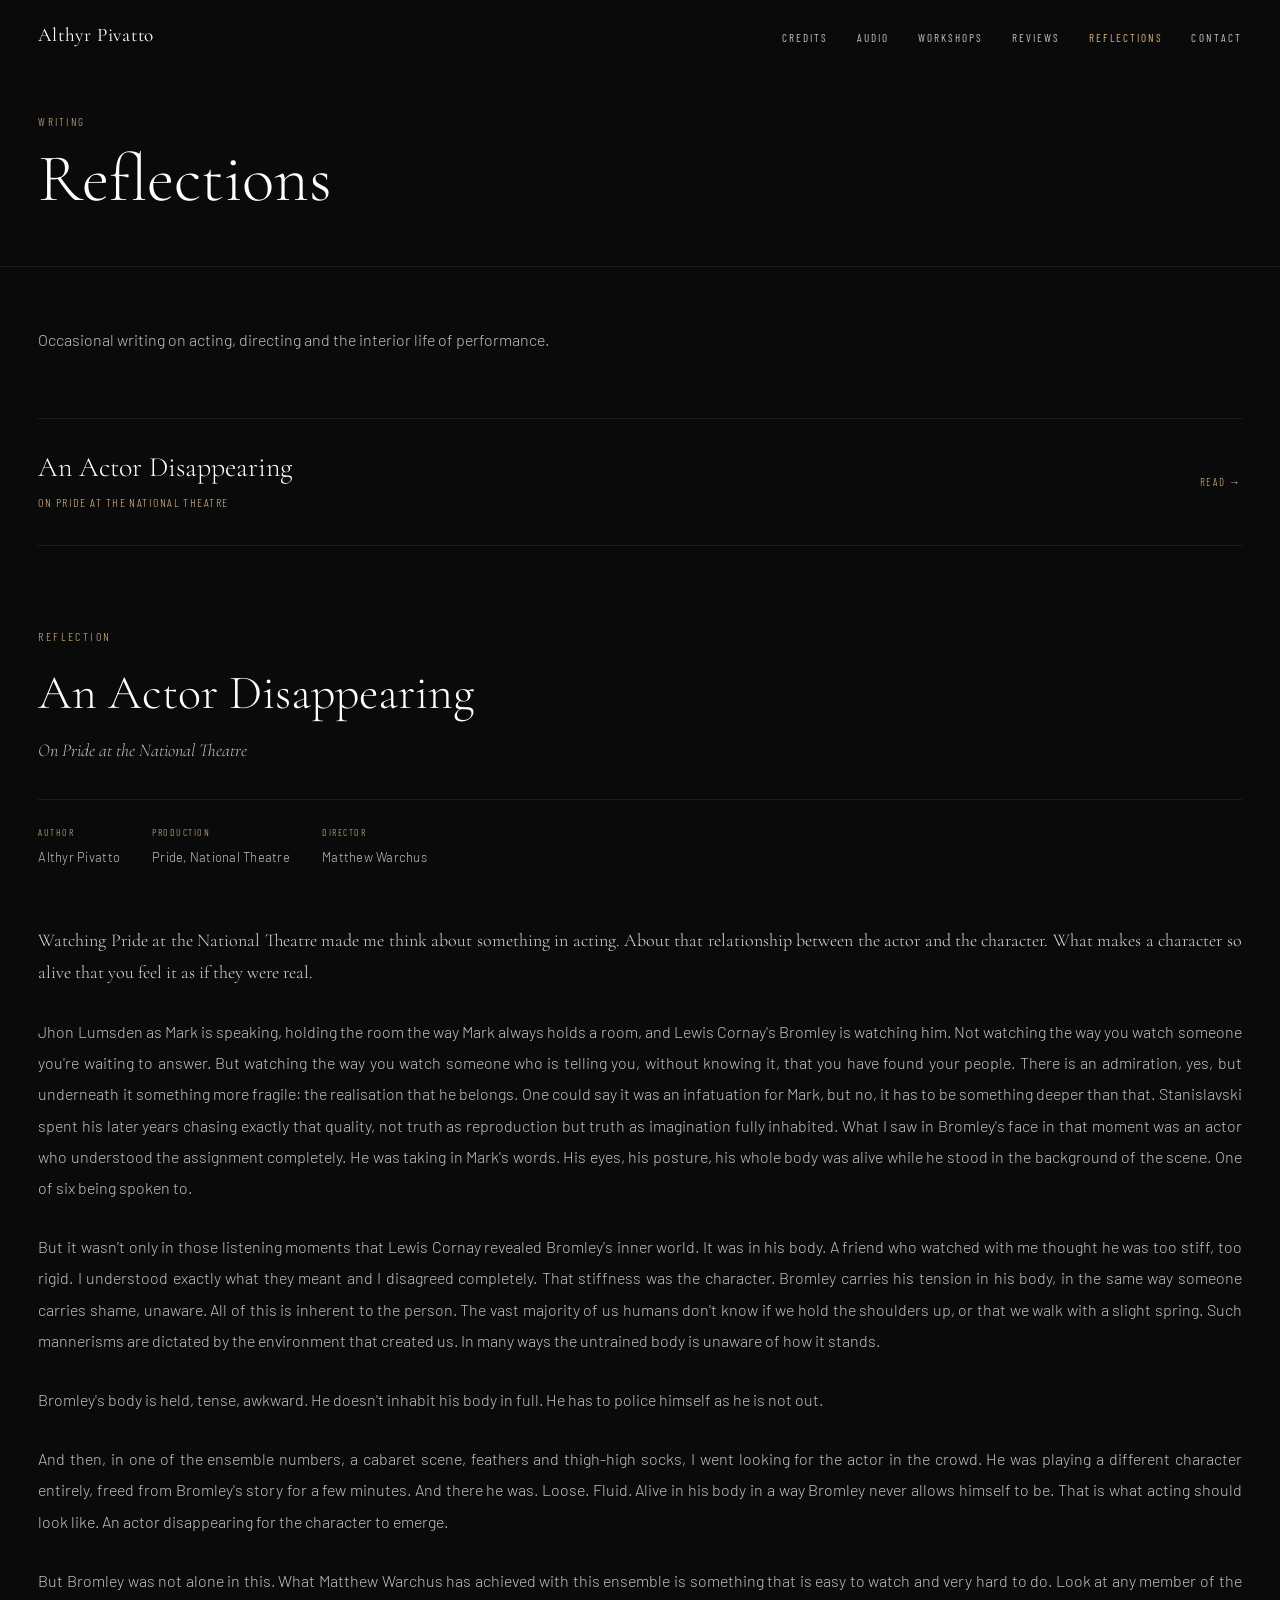
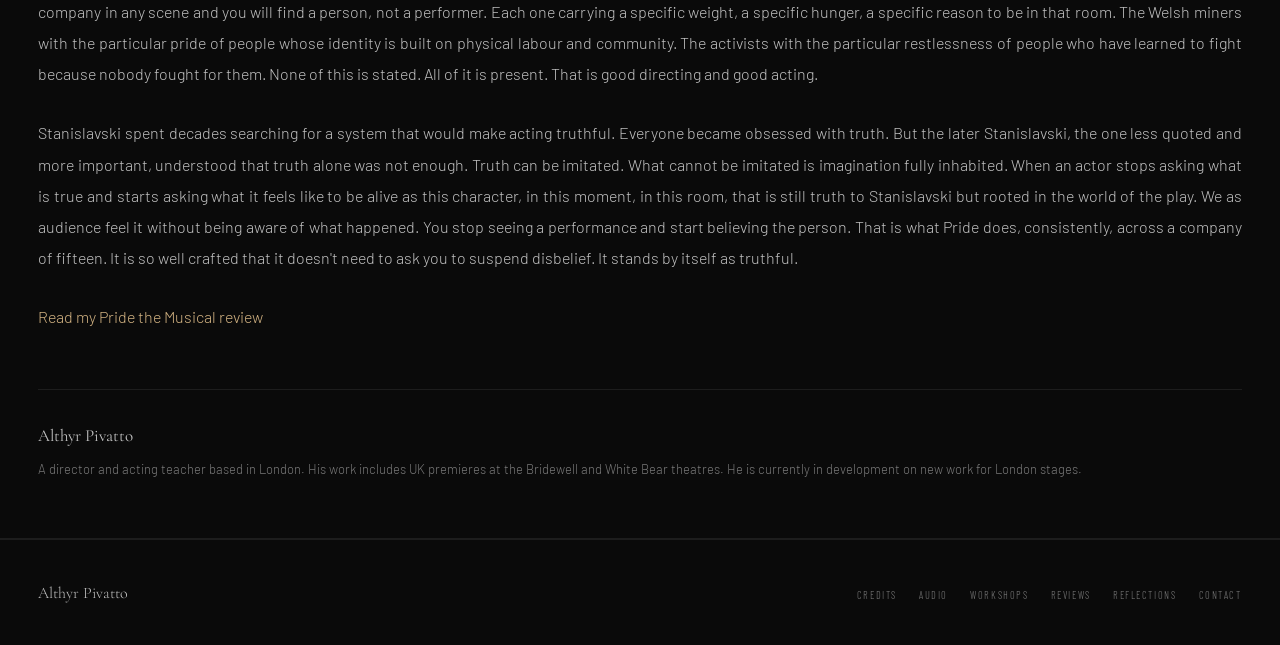
<file: reflections.html>
<!DOCTYPE html>
<html lang="en">
<head>
  <meta charset="UTF-8">
  <meta name="viewport" content="width=device-width, initial-scale=1.0">
  <title>Reflections — Althyr Pivatto</title>
  <link rel="stylesheet" href="style.css">
  <style>
    .reflections-intro {
      width: 100%;
      font-size: 16px;
      line-height: 1.85;
      color: var(--muted);
      margin-bottom: 64px;
    }

    .reflection-index { margin-bottom: 80px; width: 100%; }

    .reflection-index-item {
      display: flex;
      justify-content: space-between;
      align-items: center;
      gap: 40px;
      padding: 32px 0;
      border-bottom: 0.5px solid var(--border);
      cursor: pointer;
      transition: opacity 0.2s;
    }
    .reflection-index-item:first-child { border-top: 0.5px solid var(--border); }
    .reflection-index-item:hover { opacity: 0.75; }

    .reflection-index-title {
      font-family: var(--ff-display);
      font-size: clamp(20px, 3vw, 28px);
      font-weight: 300;
      color: var(--text);
      line-height: 1.15;
      margin-bottom: 8px;
    }
    .reflection-index-subtitle {
      font-family: var(--ff-label);
      font-size: 12px;
      letter-spacing: 0.12em;
      text-transform: uppercase;
      color: var(--accent);
    }
    .reflection-read {
      font-family: var(--ff-label);
      font-size: 11px;
      letter-spacing: 0.15em;
      text-transform: uppercase;
      color: var(--accent);
      white-space: nowrap;
    }

    .essay { width: 100%; }

    .essay-header { margin-bottom: 56px; }

    .essay-eyebrow {
      font-family: var(--ff-label);
      font-size: 12px;
      letter-spacing: 0.2em;
      text-transform: uppercase;
      color: var(--accent);
      margin-bottom: 20px;
    }

    .essay-title {
      font-family: var(--ff-display);
      font-size: clamp(32px, 5vw, 48px);
      font-weight: 300;
      color: var(--text);
      line-height: 1.1;
      margin-bottom: 16px;
    }

    .essay-subtitle {
      font-family: var(--ff-display);
      font-size: 18px;
      font-weight: 300;
      font-style: italic;
      color: var(--muted);
      margin-bottom: 32px;
    }

    .essay-meta {
      display: flex;
      gap: 32px;
      flex-wrap: wrap;
      padding-top: 24px;
      border-top: 0.5px solid var(--border);
    }
    .essay-meta-item {
      font-family: var(--ff-label);
      font-size: 10px;
      letter-spacing: 0.15em;
      text-transform: uppercase;
      color: var(--accent);
    }
    .essay-meta-item span {
      display: block;
      color: var(--muted);
      margin-top: 5px;
      font-size: 13px;
      letter-spacing: 0.02em;
      text-transform: none;
      font-family: var(--ff-body);
      font-weight: 300;
    }

    .essay-body p {
      font-size: 16px;
      line-height: 1.95;
      color: var(--muted);
      margin-bottom: 28px;
      text-align: justify;
    }

    .essay-body p:first-child {
      font-family: var(--ff-display);
      font-size: 18px;
      color: rgba(255,255,255,0.85);
      line-height: 1.75;
      text-align: justify;
    }

    .essay-byline {
      margin-top: 56px;
      padding-top: 32px;
      border-top: 0.5px solid var(--border);
      font-size: 13px;
      color: var(--faint);
      line-height: 1.7;
    }
    .essay-byline strong {
      display: block;
      font-family: var(--ff-display);
      font-size: 17px;
      font-weight: 400;
      color: var(--muted);
      margin-bottom: 8px;
    }
  </style>
</head>
<body>

  <nav>
    <a href="index.html" class="nav-logo">Althyr Pivatto</a>
    <ul class="nav-links">
      <li><a href="credits.html">Credits</a></li>
      <li><a href="audio.html">Audio</a></li>
      <li><a href="teaching.html">Workshops</a></li>
      <li><a href="reviews.html">Reviews</a></li>
      <li><a href="reflections.html" class="active">Reflections</a></li>
      <li><a href="contact.html">Contact</a></li>
    </ul>
  </nav>

  <div class="page-header">
    <p class="eyebrow">Writing</p>
    <h1>Reflections</h1>
  </div>

  <div class="section">
    <p class="reflections-intro">
      Occasional writing on acting, directing and the interior life of performance.
    </p>

    <div class="reflection-index">
      <a href="#actor-disappearing" style="text-decoration:none;">
        <div class="reflection-index-item">
          <div>
            <p class="reflection-index-title">An Actor Disappearing</p>
            <p class="reflection-index-subtitle">On Pride at the National Theatre</p>
          </div>
          <span class="reflection-read">Read →</span>
        </div>
      </a>
    </div>

    <div class="essay" id="actor-disappearing">
      <div class="essay-header">
        <p class="essay-eyebrow">Reflection</p>
        <h2 class="essay-title">An Actor Disappearing</h2>
        <p class="essay-subtitle">On Pride at the National Theatre</p>
        <div class="essay-meta">
          <div class="essay-meta-item">
            Author
            <span>Althyr Pivatto</span>
          </div>
          <div class="essay-meta-item">
            Production
            <span>Pride, National Theatre</span>
          </div>
          <div class="essay-meta-item">
            Director
            <span>Matthew Warchus</span>
          </div>
        </div>
      </div>

      <div class="essay-body">
        <p>Watching Pride at the National Theatre made me think about something in acting. About that relationship between the actor and the character. What makes a character so alive that you feel it as if they were real.</p>

        <p>Jhon Lumsden as Mark is speaking, holding the room the way Mark always holds a room, and Lewis Cornay's Bromley is watching him. Not watching the way you watch someone you're waiting to answer. But watching the way you watch someone who is telling you, without knowing it, that you have found your people. There is an admiration, yes, but underneath it something more fragile: the realisation that he belongs. One could say it was an infatuation for Mark, but no, it has to be something deeper than that. Stanislavski spent his later years chasing exactly that quality, not truth as reproduction but truth as imagination fully inhabited. What I saw in Bromley's face in that moment was an actor who understood the assignment completely. He was taking in Mark's words. His eyes, his posture, his whole body was alive while he stood in the background of the scene. One of six being spoken to.</p>

        <p>But it wasn't only in those listening moments that Lewis Cornay revealed Bromley's inner world. It was in his body. A friend who watched with me thought he was too stiff, too rigid. I understood exactly what they meant and I disagreed completely. That stiffness was the character. Bromley carries his tension in his body, in the same way someone carries shame, unaware. All of this is inherent to the person. The vast majority of us humans don't know if we hold the shoulders up, or that we walk with a slight spring. Such mannerisms are dictated by the environment that created us. In many ways the untrained body is unaware of how it stands.</p>

        <p>Bromley's body is held, tense, awkward. He doesn't inhabit his body in full. He has to police himself as he is not out.</p>

        <p>And then, in one of the ensemble numbers, a cabaret scene, feathers and thigh-high socks, I went looking for the actor in the crowd. He was playing a different character entirely, freed from Bromley's story for a few minutes. And there he was. Loose. Fluid. Alive in his body in a way Bromley never allows himself to be. That is what acting should look like. An actor disappearing for the character to emerge.</p>

        <p>But Bromley was not alone in this. What Matthew Warchus has achieved with this ensemble is something that is easy to watch and very hard to do. Look at any member of the company in any scene and you will find a person, not a performer. Each one carrying a specific weight, a specific hunger, a specific reason to be in that room. The Welsh miners with the particular pride of people whose identity is built on physical labour and community. The activists with the particular restlessness of people who have learned to fight because nobody fought for them. None of this is stated. All of it is present. That is good directing and good acting.</p>

        <p>Stanislavski spent decades searching for a system that would make acting truthful. Everyone became obsessed with truth. But the later Stanislavski, the one less quoted and more important, understood that truth alone was not enough. Truth can be imitated. What cannot be imitated is imagination fully inhabited. When an actor stops asking what is true and starts asking what it feels like to be alive as this character, in this moment, in this room, that is still truth to Stanislavski but rooted in the world of the play. We as audience feel it without being aware of what happened. You stop seeing a performance and start believing the person. That is what Pride does, consistently, across a company of fifteen. It is so well crafted that it doesn't need to ask you to suspend disbelief. It stands by itself as truthful.</p>
    
        <p><a href="https://afridiziak.com/reviews/pride/" target="_blank" style="color: var(--accent);">Read my Pride the Musical review</a> 
          
     </p>

      </div>

      <div class="essay-byline">
        <strong>Althyr Pivatto</strong>
        A director and acting teacher based in London. His work includes UK premieres at the Bridewell and White Bear theatres. He is currently in development on new work for London stages.
      </div>
    </div>
  </div>

  <footer>
    <span class="footer-name">Althyr Pivatto</span>
    <ul class="footer-links">
      <li><a href="credits.html">Credits</a></li>
      <li><a href="audio.html">Audio</a></li>
      <li><a href="teaching.html">Workshops</a></li>
      <li><a href="reviews.html">Reviews</a></li>
      <li><a href="reflections.html">Reflections</a></li>
      <li><a href="contact.html">Contact</a></li>
    </ul>
  </footer>

</body>
</html>
</file>
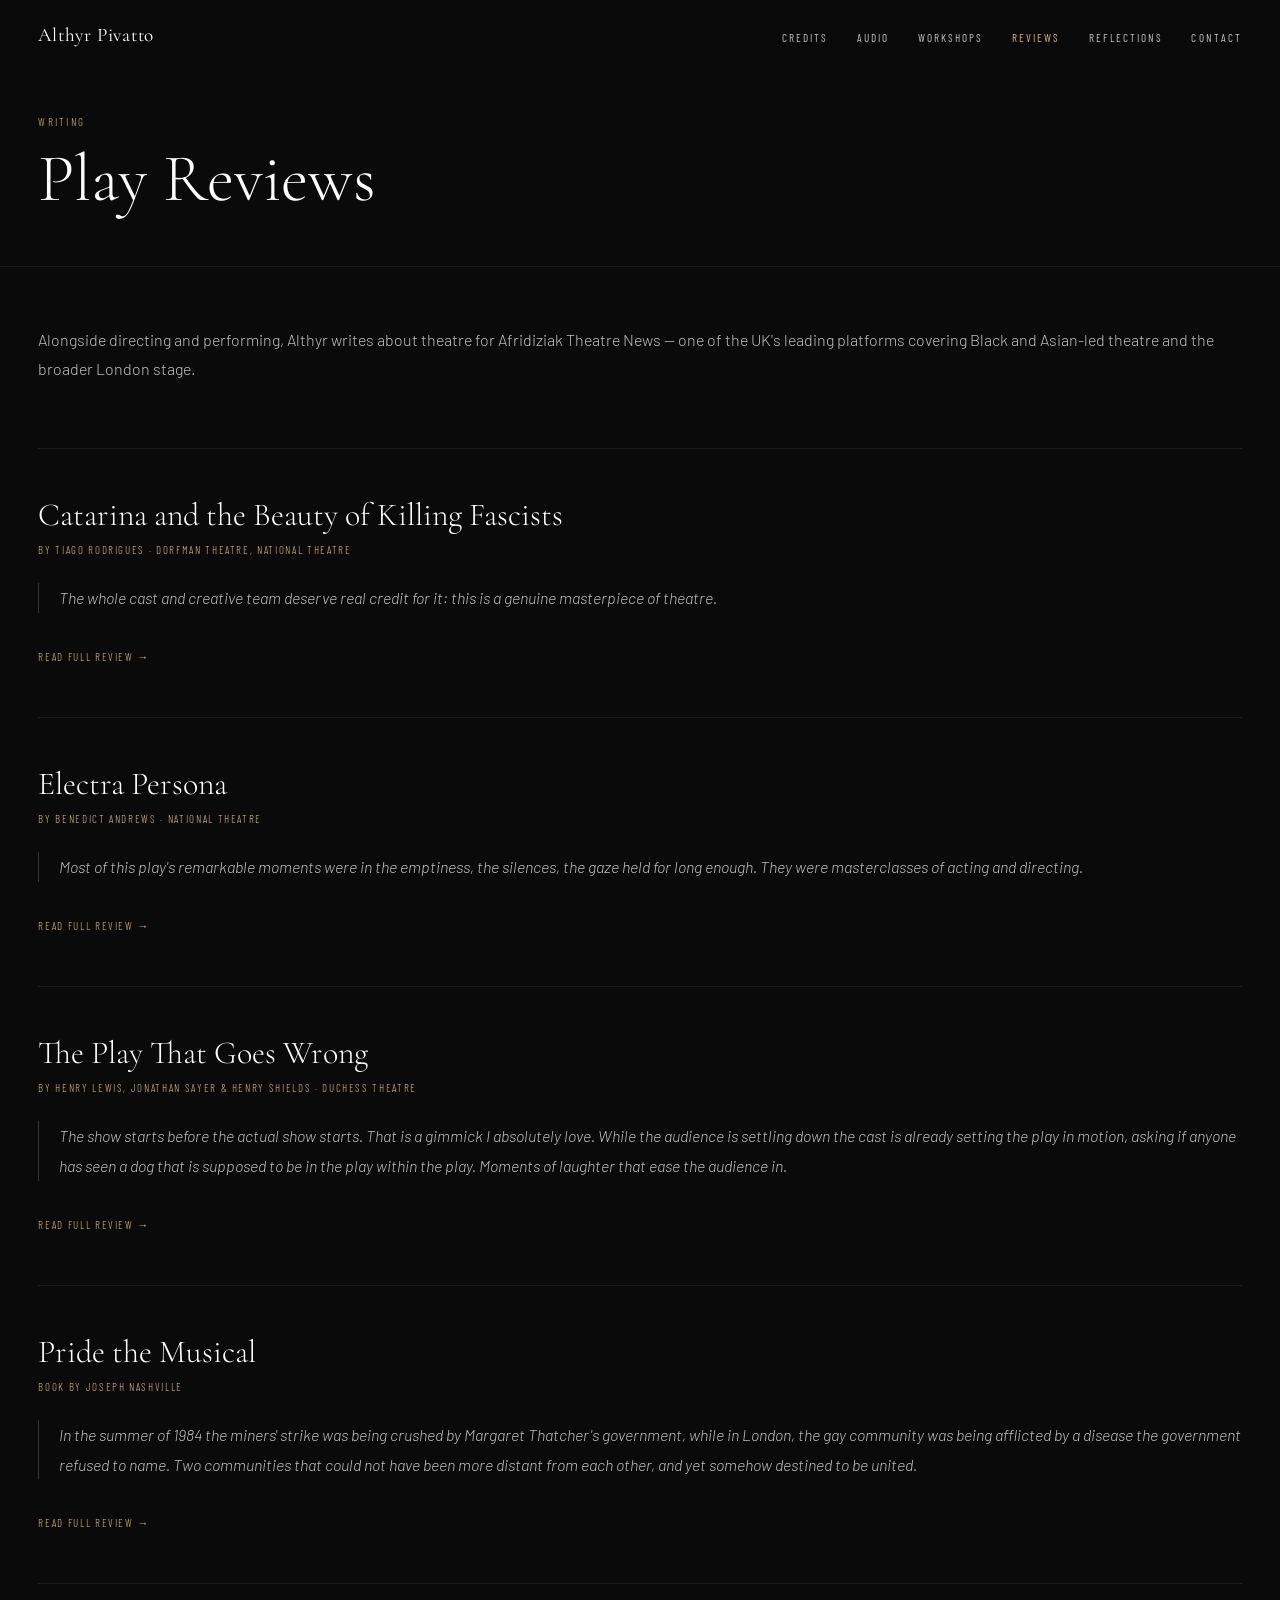
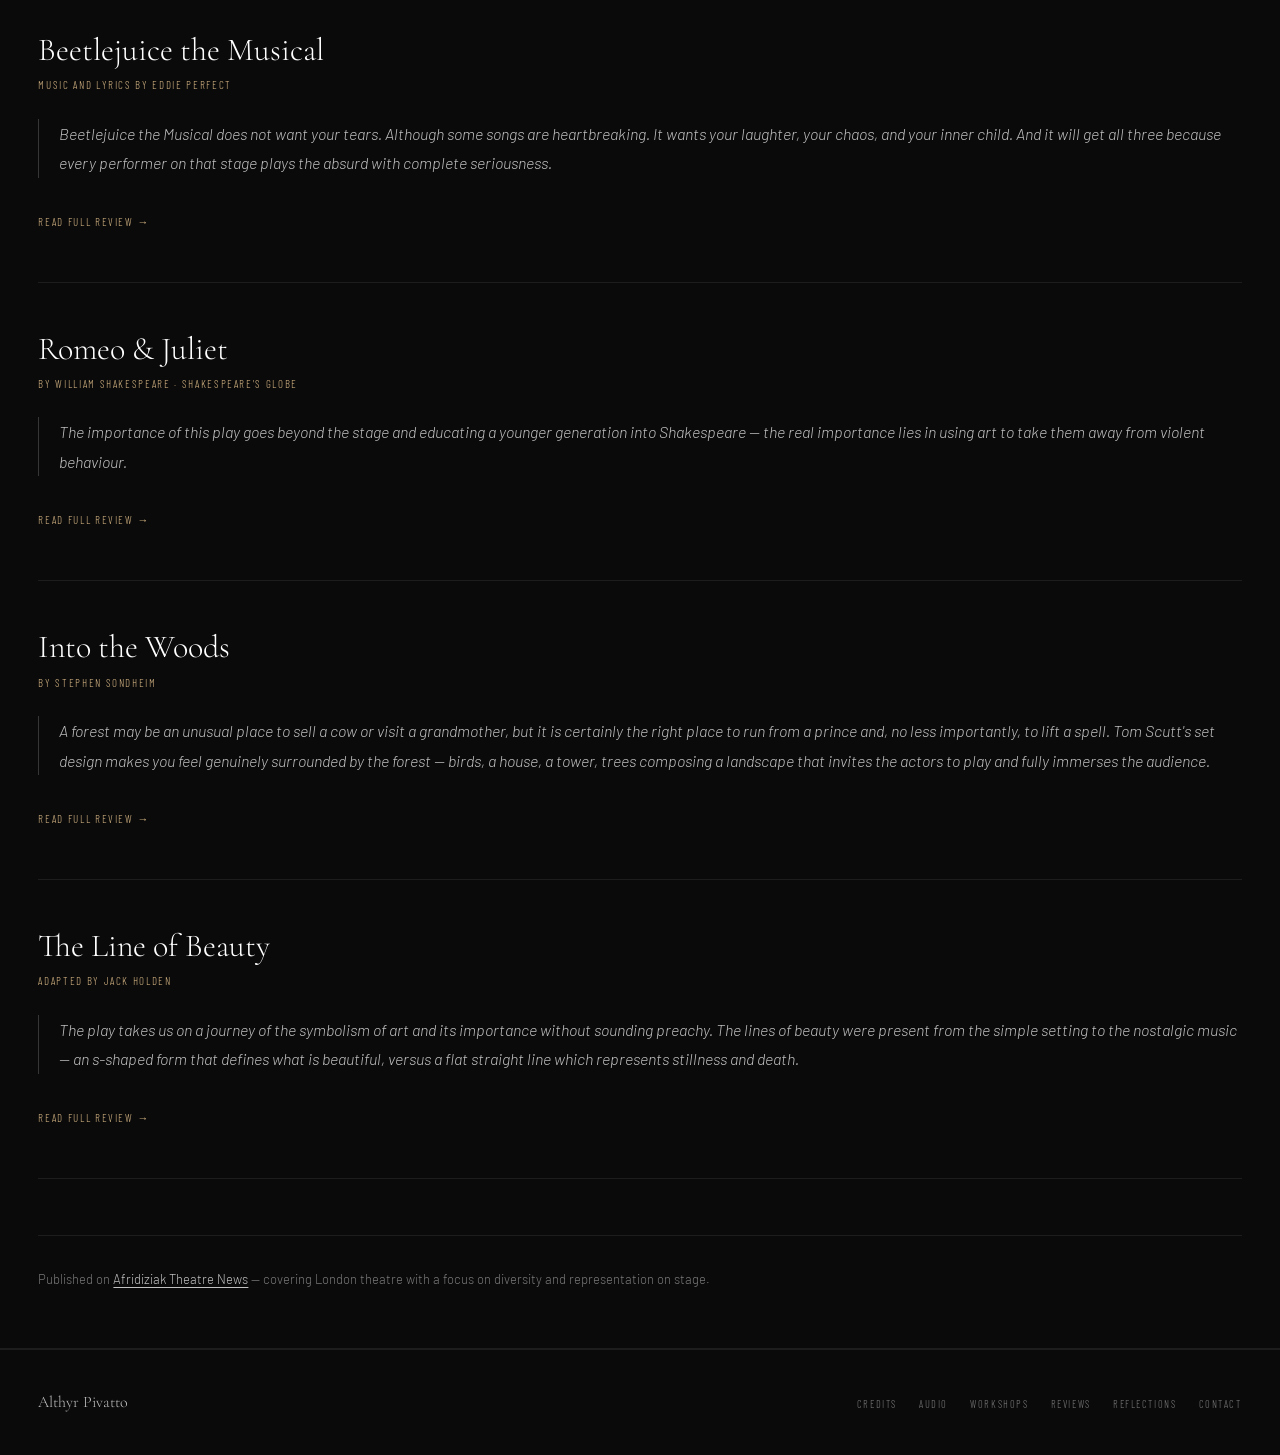
<file: reviews.html>
<!DOCTYPE html>
<html lang="en">
<head>
  <meta charset="UTF-8">
  <meta name="viewport" content="width=device-width, initial-scale=1.0">
  <title>Play Reviews — Althyr Pivatto</title>
  <link rel="stylesheet" href="style.css">
  <style>
    .reviews-intro {
      width: 100%;
      font-size: 16px;
      line-height: 1.85;
      color: var(--muted);
      margin-bottom: 64px;
    }

    .review-list { width: 100%; }

    .review-item {
      padding: 48px 0;
      border-bottom: 0.5px solid var(--border);
    }
    .review-item:first-child { border-top: 0.5px solid var(--border); }

    .review-title {
      font-family: var(--ff-display);
      font-size: clamp(22px, 3vw, 32px);
      font-weight: 300;
      color: var(--text);
      line-height: 1.1;
      margin-bottom: 8px;
    }

    .review-author {
      font-family: var(--ff-label);
      font-size: 11px;
      letter-spacing: 0.15em;
      text-transform: uppercase;
      color: var(--accent);
      margin-bottom: 24px;
    }

    .review-excerpt {
      font-size: 16px;
      line-height: 1.85;
      color: var(--muted);
      font-style: italic;
      border-left: 1px solid var(--border2);
      padding-left: 20px;
      margin-bottom: 28px;
      width: 100%;
    }

    .review-link {
      display: inline-flex;
      align-items: center;
      gap: 8px;
      font-family: var(--ff-label);
      font-size: 11px;
      letter-spacing: 0.15em;
      text-transform: uppercase;
      color: var(--accent);
      transition: gap 0.2s;
    }
    .review-link:hover { gap: 14px; }

    .afridiziak-note {
      margin-top: 56px;
      padding-top: 32px;
      border-top: 0.5px solid var(--border);
      font-size: 13px;
      color: var(--faint);
    }
    .afridiziak-note a {
      color: var(--muted);
      text-decoration: underline;
      text-underline-offset: 3px;
    }
    .afridiziak-note a:hover { color: var(--text); }
  </style>
</head>
<body>

  <nav>
    <a href="index.html" class="nav-logo">Althyr Pivatto</a>
    <ul class="nav-links">
      <li><a href="credits.html">Credits</a></li>
      <li><a href="audio.html">Audio</a></li>
      <li><a href="teaching.html">Workshops</a></li>
      <li><a href="reviews.html" class="active">Reviews</a></li>
      <li><a href="reflections.html">Reflections</a></li>
      <li><a href="contact.html">Contact</a></li>
    </ul>
  </nav>

  <div class="page-header">
    <p class="eyebrow">Writing</p>
    <h1>Play Reviews</h1>
  </div>

  <div class="section">
    <p class="reviews-intro">
      Alongside directing and performing, Althyr writes about theatre for Afridiziak Theatre News — one of the UK's leading platforms covering Black and Asian-led theatre and the broader London stage.
    </p>

    <div class="review-list">

      <div class="review-item">
        <h2 class="review-title">Catarina and the Beauty of Killing Fascists</h2>
        <p class="review-author">By Tiago Rodrigues · Dorfman Theatre, National Theatre</p>
        <p class="review-excerpt">The whole cast and creative team deserve real credit for it: this is a genuine masterpiece of theatre.</p>
        <a href="https://www.afridiziak.com/reviews/catarina-and-the-beauty-of-killing-fascists/" target="_blank" class="review-link">
          Read full review →
        </a>
      </div>

      <div class="review-item">
        <h2 class="review-title">Electra Persona</h2>
        <p class="review-author">By Benedict Andrews · National Theatre</p>
        <p class="review-excerpt">Most of this play's remarkable moments were in the emptiness, the silences, the gaze held for long enough. They were masterclasses of acting and directing.</p>
        <a href="https://www.afridiziak.com/reviews/electra-persona/" target="_blank" class="review-link">
          Read full review →
        </a>
      </div>

      <div class="review-item">
        <h2 class="review-title">The Play That Goes Wrong</h2>
        <p class="review-author">By Henry Lewis, Jonathan Sayer &amp; Henry Shields · Duchess Theatre</p>
        <p class="review-excerpt">The show starts before the actual show starts. That is a gimmick I absolutely love. While the audience is settling down the cast is already setting the play in motion, asking if anyone has seen a dog that is supposed to be in the play within the play. Moments of laughter that ease the audience in.</p>
        <a href="https://www.afridiziak.com/reviews/the-play-that-goes-wrong-duchess-theatre/" target="_blank" class="review-link">
          Read full review →
        </a>
      </div>

      <div class="review-item">
        <h2 class="review-title">Pride the Musical</h2>
        <p class="review-author">Book by Joseph Nashville</p>
        <p class="review-excerpt">In the summer of 1984 the miners' strike was being crushed by Margaret Thatcher's government, while in London, the gay community was being afflicted by a disease the government refused to name. Two communities that could not have been more distant from each other, and yet somehow destined to be united.</p>
        <a href="https://www.afridiziak.com/reviews/pride/" target="_blank" class="review-link">
          Read full review →
        </a>
      </div>

      <div class="review-item">
        <h2 class="review-title">Beetlejuice the Musical</h2>
        <p class="review-author">Music and Lyrics by Eddie Perfect</p>
        <p class="review-excerpt">Beetlejuice the Musical does not want your tears. Although some songs are heartbreaking. It wants your laughter, your chaos, and your inner child. And it will get all three because every performer on that stage plays the absurd with complete seriousness.</p>
        <a href="https://www.afridiziak.com/reviews/beetlejuice-the-musical/" target="_blank" class="review-link">
          Read full review →
        </a>
      </div>

      <div class="review-item">
        <h2 class="review-title">Romeo &amp; Juliet</h2>
        <p class="review-author">By William Shakespeare · Shakespeare's Globe</p>
        <p class="review-excerpt">The importance of this play goes beyond the stage and educating a younger generation into Shakespeare — the real importance lies in using art to take them away from violent behaviour.</p>
        <a href="https://www.afridiziak.com/reviews/romeo-and-juliet-by-william-shakespeare-the-globe/" target="_blank" class="review-link">
          Read full review →
        </a>
      </div>

      <div class="review-item">
        <h2 class="review-title">Into the Woods</h2>
        <p class="review-author">By Stephen Sondheim</p>
        <p class="review-excerpt">A forest may be an unusual place to sell a cow or visit a grandmother, but it is certainly the right place to run from a prince and, no less importantly, to lift a spell. Tom Scutt's set design makes you feel genuinely surrounded by the forest — birds, a house, a tower, trees composing a landscape that invites the actors to play and fully immerses the audience.</p>
        <a href="https://www.afridiziak.com/reviews/into-the-woods-by-stephen-sondheim/" target="_blank" class="review-link">
          Read full review →
        </a>
      </div>

      <div class="review-item">
        <h2 class="review-title">The Line of Beauty</h2>
        <p class="review-author">Adapted by Jack Holden</p>
        <p class="review-excerpt">The play takes us on a journey of the symbolism of art and its importance without sounding preachy. The lines of beauty were present from the simple setting to the nostalgic music — an s-shaped form that defines what is beautiful, versus a flat straight line which represents stillness and death.</p>
        <a href="https://www.afridiziak.com/reviews/the-line-of-beauty-adapted-by-jack-holden/" target="_blank" class="review-link">
          Read full review →
        </a>
      </div>

    </div>

    <p class="afridiziak-note">
      Published on <a href="https://www.afridiziak.com" target="_blank">Afridiziak Theatre News</a> — covering London theatre with a focus on diversity and representation on stage.
    </p>

  </div>

  <footer>
    <span class="footer-name">Althyr Pivatto</span>
    <ul class="footer-links">
      <li><a href="credits.html">Credits</a></li>
      <li><a href="audio.html">Audio</a></li>
      <li><a href="teaching.html">Workshops</a></li>
      <li><a href="reviews.html">Reviews</a></li>
      <li><a href="reflections.html">Reflections</a></li>
      <li><a href="contact.html">Contact</a></li>
    </ul>
  </footer>

</body>
</html>
</file>
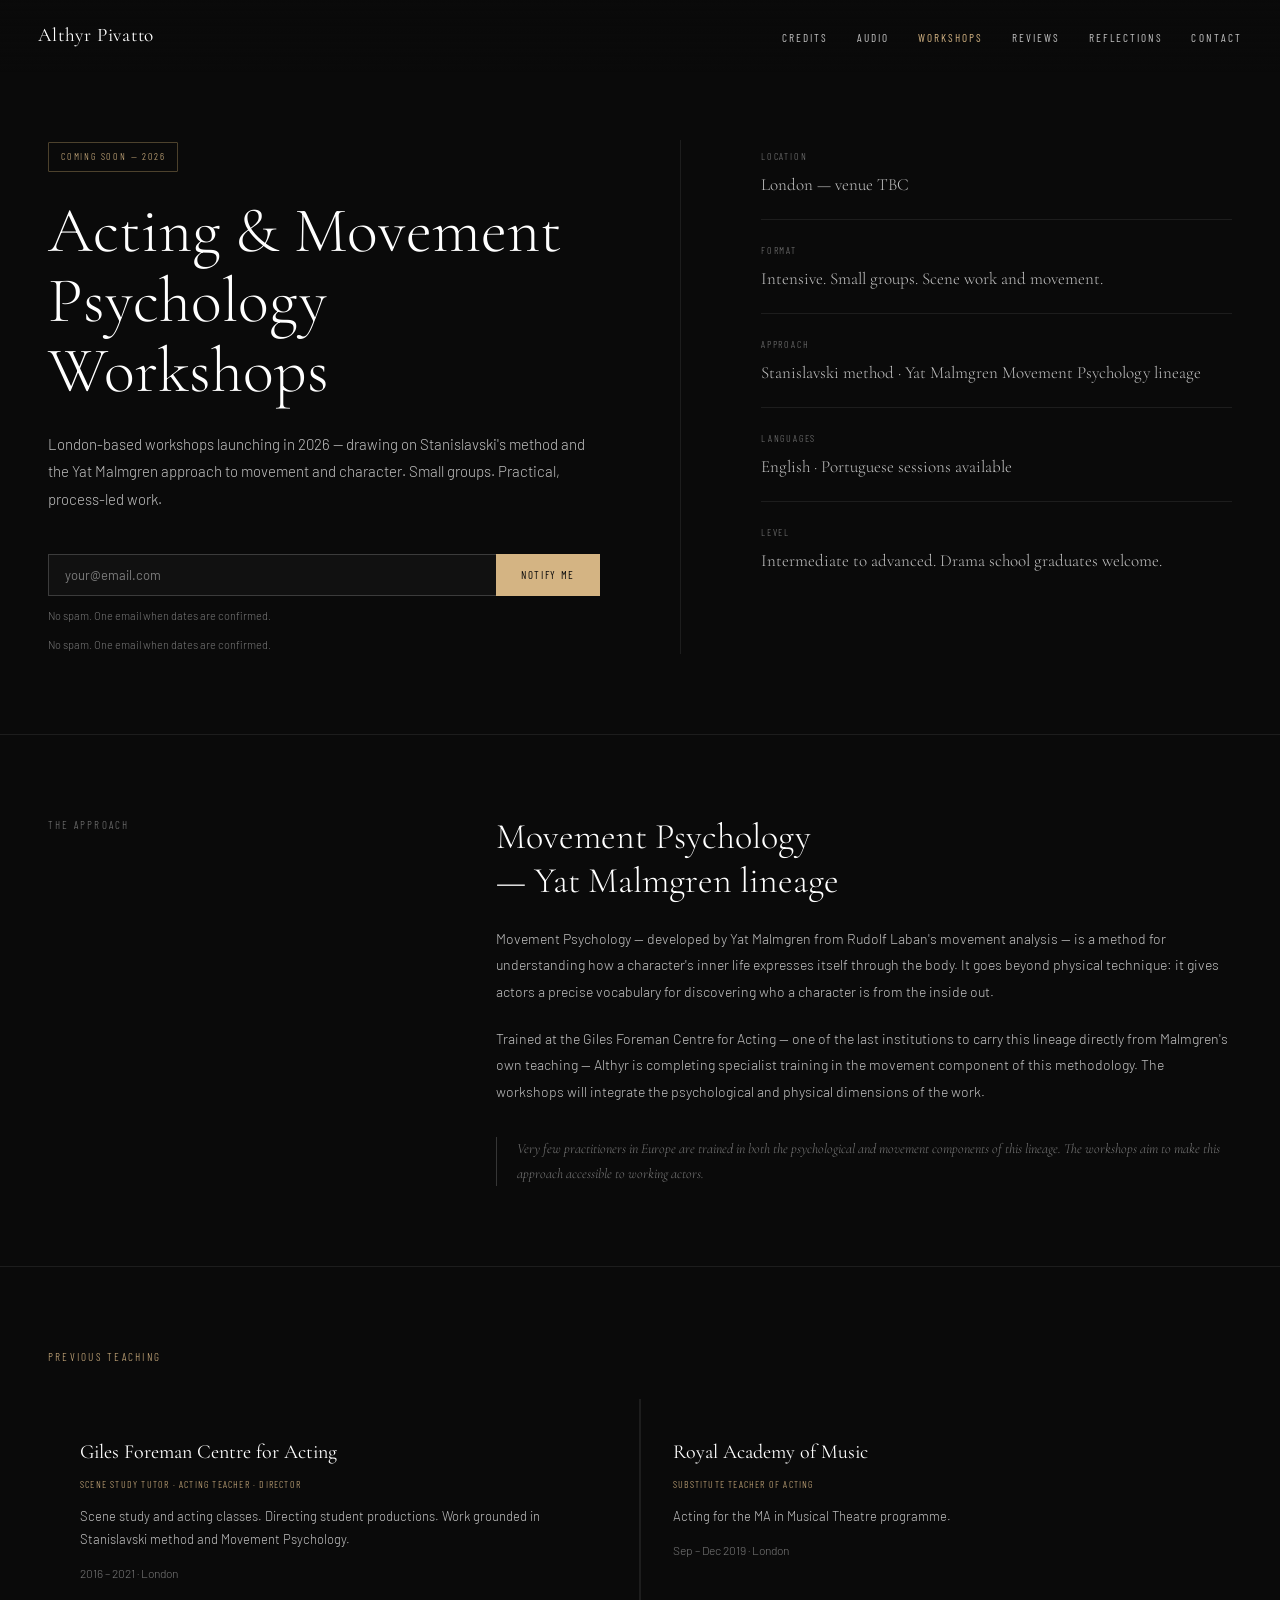
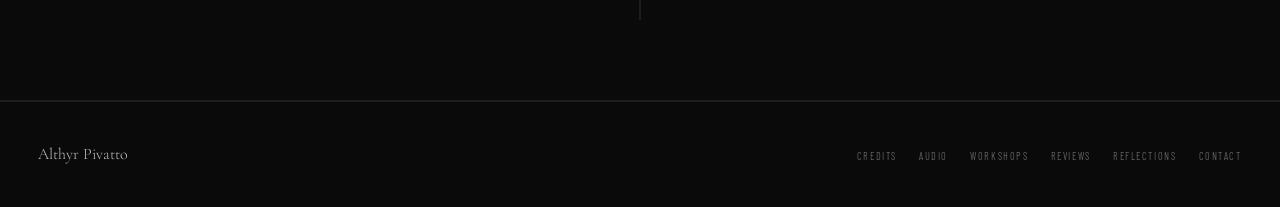
<file: teaching.html>
<!DOCTYPE html>
<html lang="en">
<head>
  <meta charset="UTF-8">
  <meta name="viewport" content="width=device-width, initial-scale=1.0">
  <title>Workshops — Althyr Pivatto</title>
  <link rel="stylesheet" href="style.css">
  <style>
    .workshop-hero {
      padding: 140px 48px 80px;
      display: grid;
      grid-template-columns: 1fr 1fr;
      gap: 80px;
      border-bottom: 0.5px solid var(--border);
    }
    .workshop-hero-left {}
    .workshop-coming {
      display: inline-block;
      font-family: var(--ff-label);
      font-size: 10px;
      letter-spacing: 0.18em;
      text-transform: uppercase;
      color: var(--accent);
      border: 0.5px solid rgba(200,169,110,0.35);
      padding: 5px 12px;
      border-radius: 1px;
      margin-bottom: 24px;
    }
    .workshop-hero h1 {
      font-family: var(--ff-display);
      font-size: clamp(40px, 5vw, 64px);
      font-weight: 300;
      color: var(--text);
      line-height: 1.1;
      margin-bottom: 24px;
    }
    .workshop-hero-desc {
      font-size: 15px;
      line-height: 1.85;
      color: var(--muted);
      margin-bottom: 40px;
    }
    .signup-form { display: flex; }
    .signup-input {
      flex: 1;
      background: var(--surface);
      border: 0.5px solid var(--border2);
      border-right: none;
      color: var(--text);
      font-family: var(--ff-body);
      font-size: 13px;
      padding: 12px 16px;
      outline: none;
    }
    .signup-input::placeholder { color: var(--faint); }
    .signup-input:focus { border-color: var(--accent); }
    .signup-btn {
      background: var(--accent);
      color: var(--black);
      border: 0.5px solid var(--accent);
      font-family: var(--ff-label);
      font-size: 11px;
      letter-spacing: 0.15em;
      text-transform: uppercase;
      padding: 12px 24px;
      cursor: pointer;
      transition: opacity 0.2s;
    }
    .signup-btn:hover { opacity: 0.85; }
    .signup-note { font-size: 11px; color: var(--faint); margin-top: 10px; }

    .workshop-details {
      border-left: 0.5px solid var(--border);
      padding-left: 80px;
      padding-top: 8px;
    }
    .detail-item {
      padding: 22px 0;
      border-bottom: 0.5px solid var(--border);
    }
    .detail-item:first-child { padding-top: 0; }
    .detail-item:last-child { border-bottom: none; }
    .detail-label {
      font-family: var(--ff-label);
      font-size: 10px;
      letter-spacing: 0.18em;
      text-transform: uppercase;
      color: var(--faint);
      margin-bottom: 6px;
    }
    .detail-value {
      font-family: var(--ff-display);
      font-size: 17px;
      color: var(--muted);
      line-height: 1.5;
    }

    /* approach section */
    .approach {
      padding: 80px 48px;
      display: grid;
      grid-template-columns: 1fr 2fr;
      gap: 80px;
      border-bottom: 0.5px solid var(--border);
    }
    .approach-label {
      font-family: var(--ff-label);
      font-size: 11px;
      letter-spacing: 0.2em;
      text-transform: uppercase;
      color: var(--faint);
    }
    .approach-content {}
    .approach-title {
      font-family: var(--ff-display);
      font-size: clamp(24px, 3vw, 36px);
      font-weight: 300;
      color: var(--text);
      line-height: 1.2;
      margin-bottom: 24px;
    }
    .approach-text {
      font-size: 14px;
      line-height: 1.9;
      color: var(--muted);
      margin-bottom: 20px;
    }
    .approach-note {
      font-family: var(--ff-display);
      font-size: 14px;
      font-style: italic;
      color: var(--faint);
      border-left: 1px solid var(--border2);
      padding-left: 20px;
      margin-top: 32px;
    }

    /* past teaching */
    .past {
      padding: 80px 48px;
      border-bottom: 0.5px solid var(--border);
    }
    .past-grid {
      display: grid;
      grid-template-columns: 1fr 1fr;
      gap: 2px;
      background: var(--border);
    }
    .past-card {
      background: var(--black);
      padding: 36px 32px;
    }
    .past-card-institution {
      font-family: var(--ff-display);
      font-size: 20px;
      font-weight: 400;
      color: var(--text);
      margin-bottom: 6px;
    }
    .past-card-role {
      font-family: var(--ff-label);
      font-size: 10px;
      letter-spacing: 0.12em;
      text-transform: uppercase;
      color: var(--accent);
      margin-bottom: 12px;
    }
    .past-card-desc {
      font-size: 13px;
      line-height: 1.75;
      color: var(--muted);
    }
    .past-card-years {
      font-size: 12px;
      color: var(--faint);
      margin-top: 12px;
    }

    @media (max-width: 900px) {
      .workshop-hero { grid-template-columns: 1fr; gap: 48px; padding: 120px 24px 48px; }
      .workshop-details { border-left: none; border-top: 0.5px solid var(--border); padding-left: 0; padding-top: 32px; }
      .approach { grid-template-columns: 1fr; gap: 24px; padding: 48px 24px; }
      .past { padding: 48px 24px; }
      .past-grid { grid-template-columns: 1fr; }
    }
  </style>
</head>
<body>

  <nav>
    <a href="index.html" class="nav-logo">Althyr Pivatto</a>
    <ul class="nav-links">
      <li><a href="credits.html">Credits</a></li>
      <li><a href="audio.html">Audio</a></li>
      <li><a href="teaching.html" class="active">Workshops</a></li>
      <li><a href="reviews.html">Reviews</a></li>
      <li><a href="reflections.html">Reflections</a></li>
      
      <li><a href="contact.html">Contact</a></li>
    </ul>
  </nav>

  <div class="workshop-hero">
    <div class="workshop-hero-left">
      <span class="workshop-coming">Coming soon — 2026</span>
      <h1>Acting &amp; Movement<br>Psychology<br>Workshops</h1>
      <p class="workshop-hero-desc">
        London-based workshops launching in 2026 — drawing on Stanislavski's method and the Yat Malmgren approach to movement and character. Small groups. Practical, process-led work.
      </p>
      <form id="signup-form-teaching">
        <div class="signup-form">
          <input type="email" class="signup-input" id="signup-email-teaching" placeholder="your@email.com" required>
          <button type="submit" class="signup-btn">Notify me</button>
        </div>
        <p class="signup-note" id="signup-msg-teaching">No spam. One email when dates are confirmed.</p>
      </form>
      <script>
        document.getElementById('signup-form-teaching').addEventListener('submit', async function(e) {
          e.preventDefault();
          const msg = document.getElementById('signup-msg-teaching');
          const data = new FormData();
          data.append('email', document.getElementById('signup-email-teaching').value);
          data.append('subject', 'Workshop interest');
          const response = await fetch('https://formspree.io/f/mreyaryk', {
            method: 'POST', body: data, headers: { 'Accept': 'application/json' }
          });
          if (response.ok) {
            msg.textContent = "Thanks — I'll be in touch when dates are confirmed.";
            msg.style.color = 'var(--accent)';
            this.reset();
          } else {
            msg.textContent = 'Something went wrong. Try again shortly.';
          }
        });
      </script>
      <p class="signup-note" id="signup-msg">No spam. One email when dates are confirmed.</p>
    </div>
    <div class="workshop-details">
      <div class="detail-item">
        <p class="detail-label">Location</p>
        <p class="detail-value">London — venue TBC</p>
      </div>
      <div class="detail-item">
        <p class="detail-label">Format</p>
        <p class="detail-value">Intensive. Small groups. Scene work and movement.</p>
      </div>
      <div class="detail-item">
        <p class="detail-label">Approach</p>
        <p class="detail-value">Stanislavski method · Yat Malmgren Movement Psychology lineage</p>
      </div>
      <div class="detail-item">
        <p class="detail-label">Languages</p>
        <p class="detail-value">English · Portuguese sessions available</p>
      </div>
      <div class="detail-item">
        <p class="detail-label">Level</p>
        <p class="detail-value">Intermediate to advanced. Drama school graduates welcome.</p>
      </div>
    </div>
  </div>

  <div class="approach">
    <p class="approach-label">The approach</p>
    <div class="approach-content">
      <h2 class="approach-title">Movement Psychology<br>— Yat Malmgren lineage</h2>
      <p class="approach-text">
        Movement Psychology — developed by Yat Malmgren from Rudolf Laban's movement analysis — is a method for understanding how a character's inner life expresses itself through the body. It goes beyond physical technique: it gives actors a precise vocabulary for discovering who a character is from the inside out.
      </p>
      <p class="approach-text">
        Trained at the Giles Foreman Centre for Acting — one of the last institutions to carry this lineage directly from Malmgren's own teaching — Althyr is completing specialist training in the movement component of this methodology. The workshops will integrate the psychological and physical dimensions of the work.
      </p>
      <blockquote class="approach-note">
        Very few practitioners in Europe are trained in both the psychological and movement components of this lineage. The workshops aim to make this approach accessible to working actors.
      </blockquote>
    </div>
  </div>

  <div class="past">
    <p class="section-label">Previous teaching</p>
    <div class="past-grid">
      <div class="past-card">
        <p class="past-card-institution">Giles Foreman Centre for Acting</p>
        <p class="past-card-role">Scene Study Tutor · Acting Teacher · Director</p>
        <p class="past-card-desc">Scene study and acting classes. Directing student productions. Work grounded in Stanislavski method and Movement Psychology.</p>
        <p class="past-card-years">2016 – 2021 · London</p>
      </div>
      <div class="past-card">
        <p class="past-card-institution">Royal Academy of Music</p>
        <p class="past-card-role">Substitute Teacher of Acting</p>
        <p class="past-card-desc">Acting for the MA in Musical Theatre programme.</p>
        <p class="past-card-years">Sep – Dec 2019 · London</p>
      </div>
    </div>
  </div>

  <footer>
    <span class="footer-name">Althyr Pivatto</span>
    <ul class="footer-links">
      <li><a href="credits.html">Credits</a></li>
      <li><a href="audio.html">Audio</a></li>
      <li><a href="teaching.html">Workshops</a></li>
      <li><a href="reviews.html">Reviews</a></li>
      <li><a href="reflections.html">Reflections</a></li>
      
      <li><a href="contact.html">Contact</a></li>
    </ul>
  </footer>

  <script>
    function handleSignup(e) {
      e.preventDefault();
      const msg = document.getElementById('signup-msg');
      msg.textContent = "Thanks — I'll be in touch when dates are confirmed.";
      msg.style.color = 'var(--accent)';
      e.target.reset();
    }
  </script>

</body>
</html>
</file>
<file: style.css>
@import url('https://fonts.googleapis.com/css2?family=Cormorant+Garamond:ital,wght@0,300;0,400;0,500;1,300;1,400&family=Barlow:wght@300;400;500&family=Barlow+Condensed:wght@300;400;500&display=swap');

*, *::before, *::after { box-sizing: border-box; margin: 0; padding: 0; }

:root {
  --black: #0a0a0a;
  --surface: #111111;
  --surface2: #181818;
  --border: rgba(255,255,255,0.08);
  --border2: rgba(255,255,255,0.18);
  --text: #ffffff;
  --muted: rgba(255,255,255,0.75);
  --faint: rgba(255,255,255,0.45);
  --accent: #d4b483;
  --accent2: #9a5530;
  --ff-display: 'Cormorant Garamond', Georgia, serif;
  --ff-body: 'Barlow', sans-serif;
  --ff-label: 'Barlow Condensed', sans-serif;
}

html { scroll-behavior: smooth; }

body {
  background: var(--black);
  color: var(--text);
  font-family: var(--ff-body);
  font-weight: 300;
  font-size: 16px;
  line-height: 1.75;
  min-height: 100vh;
}

a { color: inherit; text-decoration: none; }
img { display: block; max-width: 100%; }

/* ── NAV ── */
nav {
  position: fixed;
  top: 0; left: 0; right: 0;
  z-index: 100;
  display: flex;
  align-items: center;
  justify-content: space-between;
  padding: 1.2rem 2.4rem;
  background: linear-gradient(to bottom, rgba(10,10,10,0.95) 0%, transparent 100%);
}

.nav-logo {
  font-family: var(--ff-display);
  font-size: 1.2rem;
  font-weight: 400;
  letter-spacing: 0.04em;
  color: var(--text);
  transition: opacity 0.2s;
}
.nav-logo:hover { opacity: 0.7; }

.nav-links {
  display: flex;
  gap: 1.8rem;
  list-style: none;
}

.nav-links a {
  font-family: var(--ff-label);
  font-size: 0.7rem;
  font-weight: 400;
  letter-spacing: 0.18em;
  text-transform: uppercase;
  color: var(--muted);
  transition: color 0.2s;
}
.nav-links a:hover { color: var(--text); }
.nav-links a.active { color: var(--accent); }

/* ── PAGE HEADER ── */
.page-header {
  padding: 7rem 2.4rem 3.2rem;
  border-bottom: 0.5px solid var(--border);
}

.page-header .eyebrow {
  font-family: var(--ff-label);
  font-size: 0.7rem;
  letter-spacing: 0.2em;
  text-transform: uppercase;
  color: var(--accent);
  margin-bottom: 0.8rem;
}

.page-header h1 {
  font-family: var(--ff-display);
  font-size: clamp(2.6rem, 6vw, 4.2rem);
  font-weight: 300;
  line-height: 1.05;
  color: var(--text);
}

/* ── SECTIONS ── */
.section {
  padding: 3.6rem 2.4rem;
  border-bottom: 0.5px solid var(--border);
}

.section-label {
  font-family: var(--ff-label);
  font-size: 0.7rem;
  letter-spacing: 0.2em;
  text-transform: uppercase;
  color: var(--accent);
  margin-bottom: 2rem;
}

/* ── FOOTER ── */
footer {
  padding: 2.4rem;
  display: flex;
  align-items: center;
  justify-content: space-between;
  border-top: 0.5px solid var(--border);
}

.footer-name {
  font-family: var(--ff-display);
  font-size: 1rem;
  color: var(--muted);
}

.footer-links {
  display: flex;
  gap: 1.4rem;
  list-style: none;
}

.footer-links a {
  font-family: var(--ff-label);
  font-size: 0.65rem;
  letter-spacing: 0.15em;
  text-transform: uppercase;
  color: var(--faint);
  transition: color 0.2s;
}
.footer-links a:hover { color: var(--text); }

/* ── UTILITIES ── */
.divider {
  border: none;
  border-top: 0.5px solid var(--border);
  margin: 2rem 0;
}

@media (max-width: 768px) {
  nav { padding: 1rem 1.2rem; }
  .nav-links { gap: 1rem; }
  .nav-links a { font-size: 0.6rem; }
  .page-header { padding: 6rem 1.2rem 2.4rem; }
  .section { padding: 2.4rem 1.2rem; }
  footer { padding: 1.6rem 1.2rem; flex-direction: column; gap: 1rem; text-align: center; }
}
</file>
